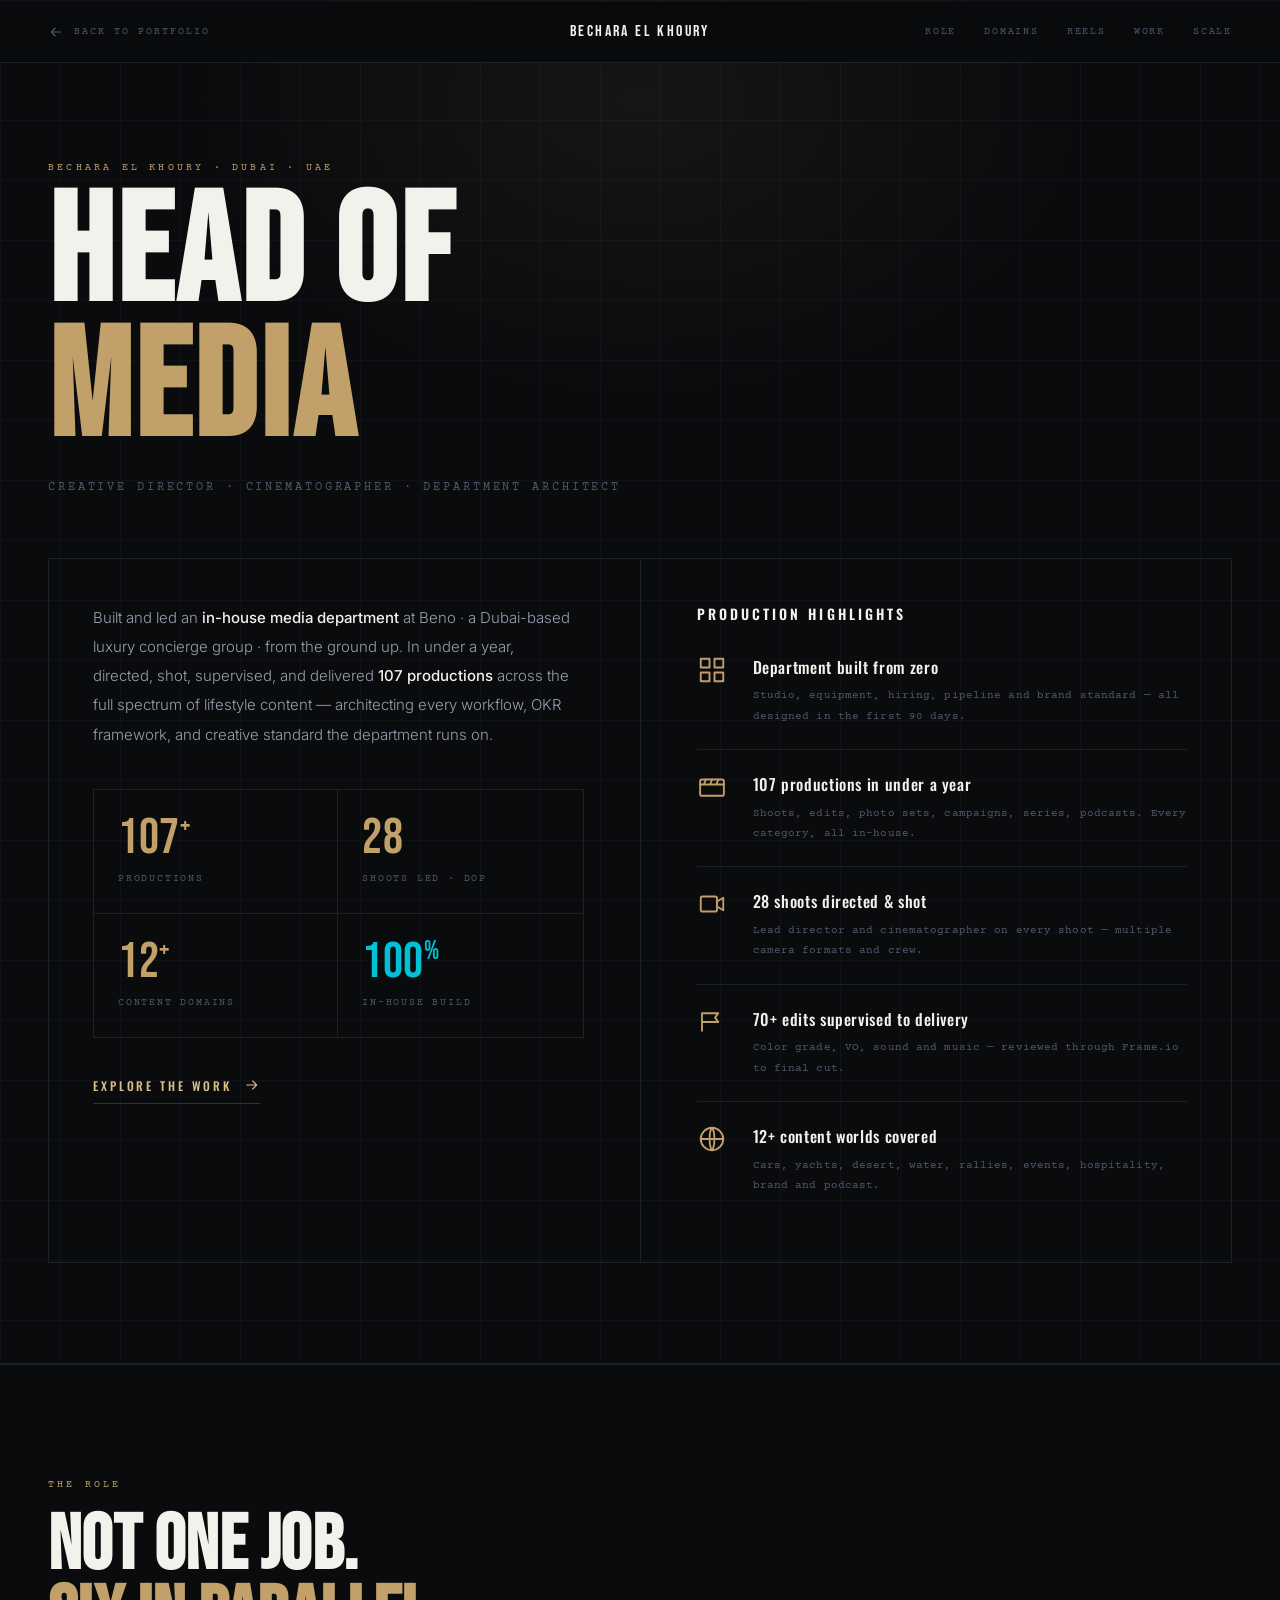
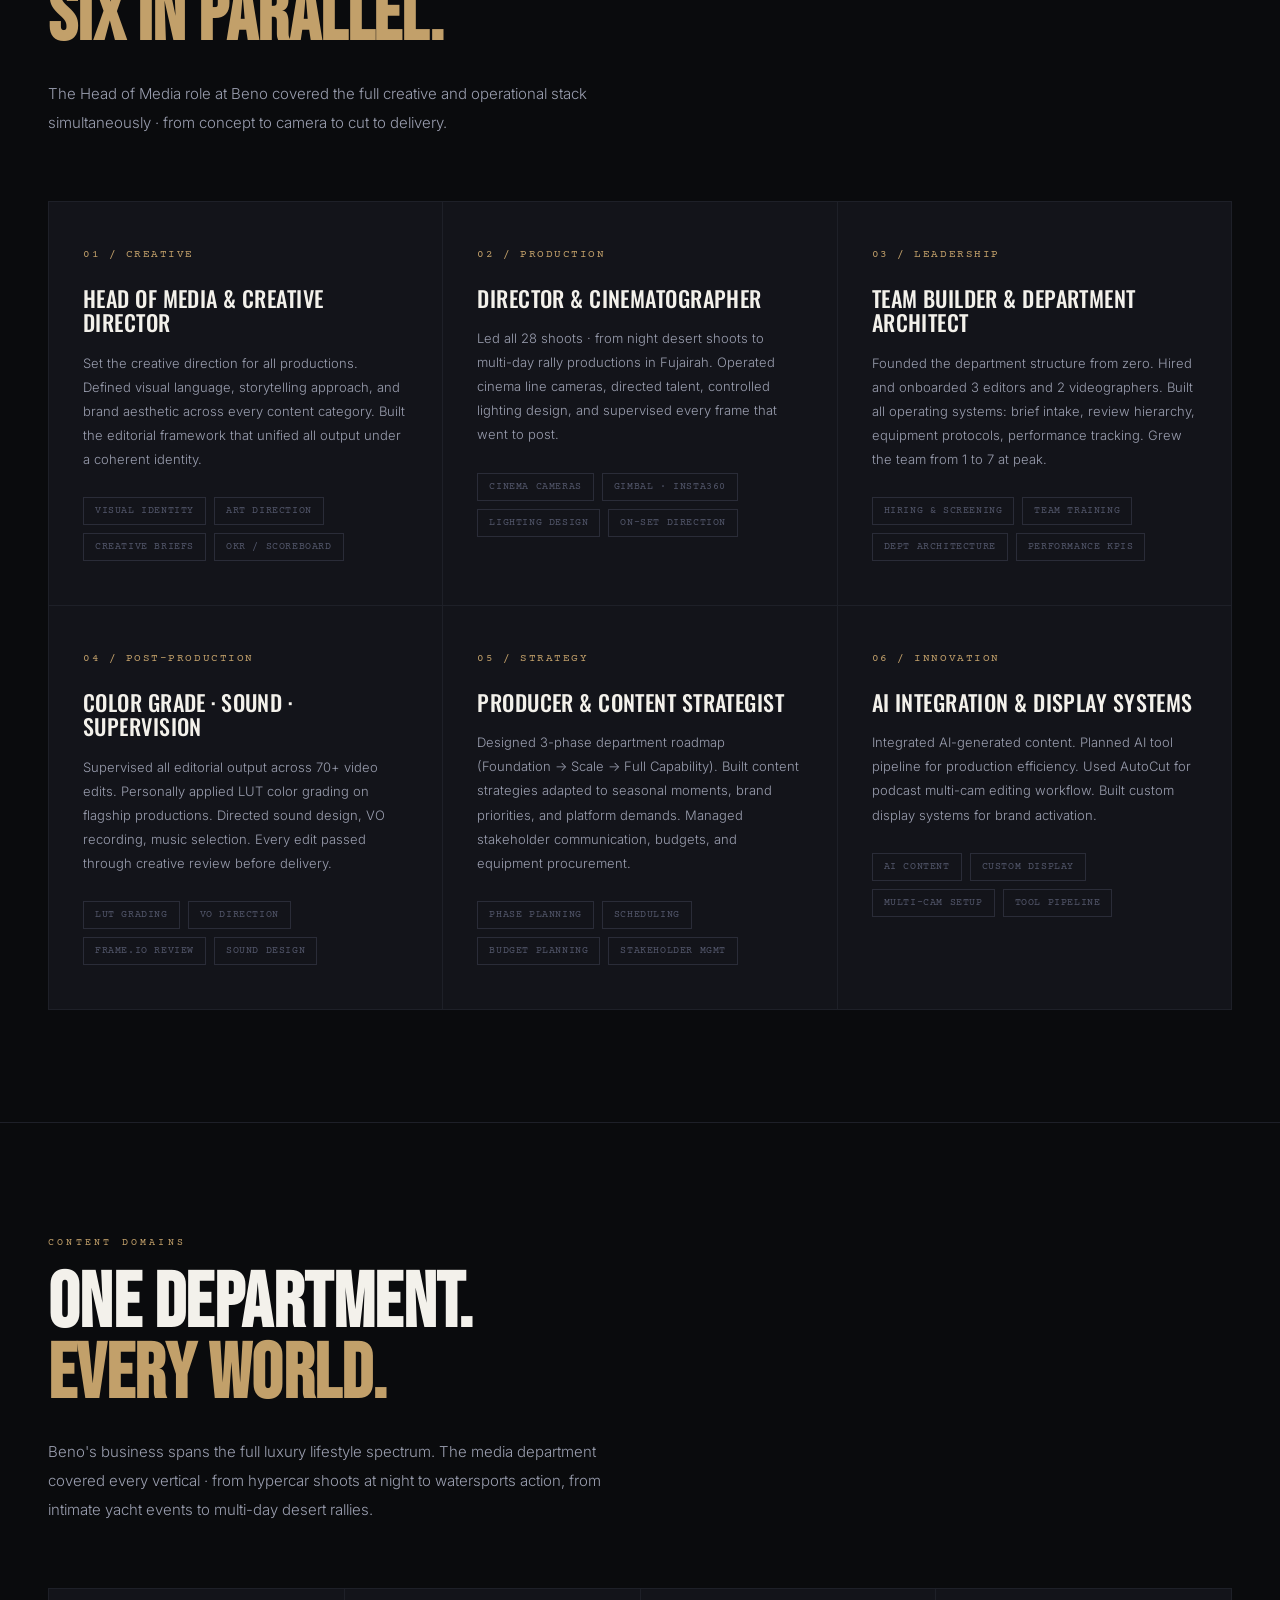
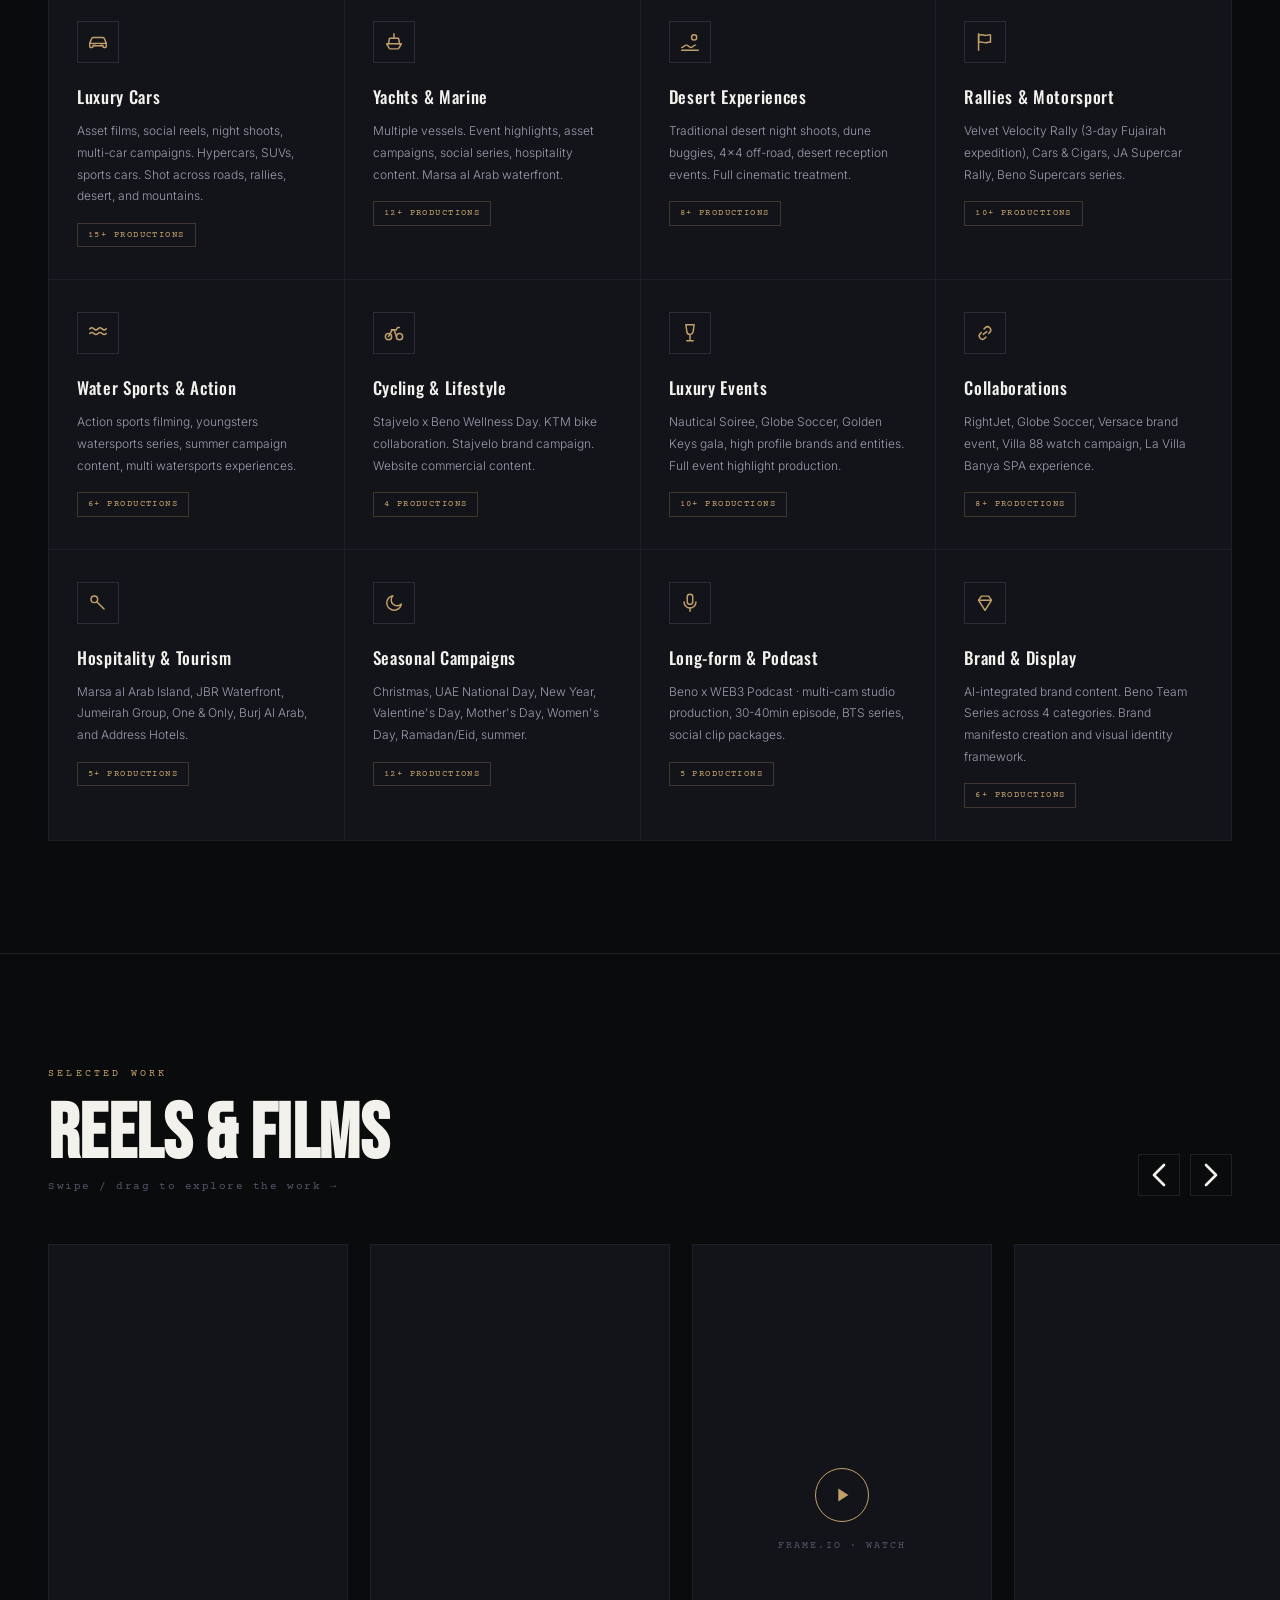
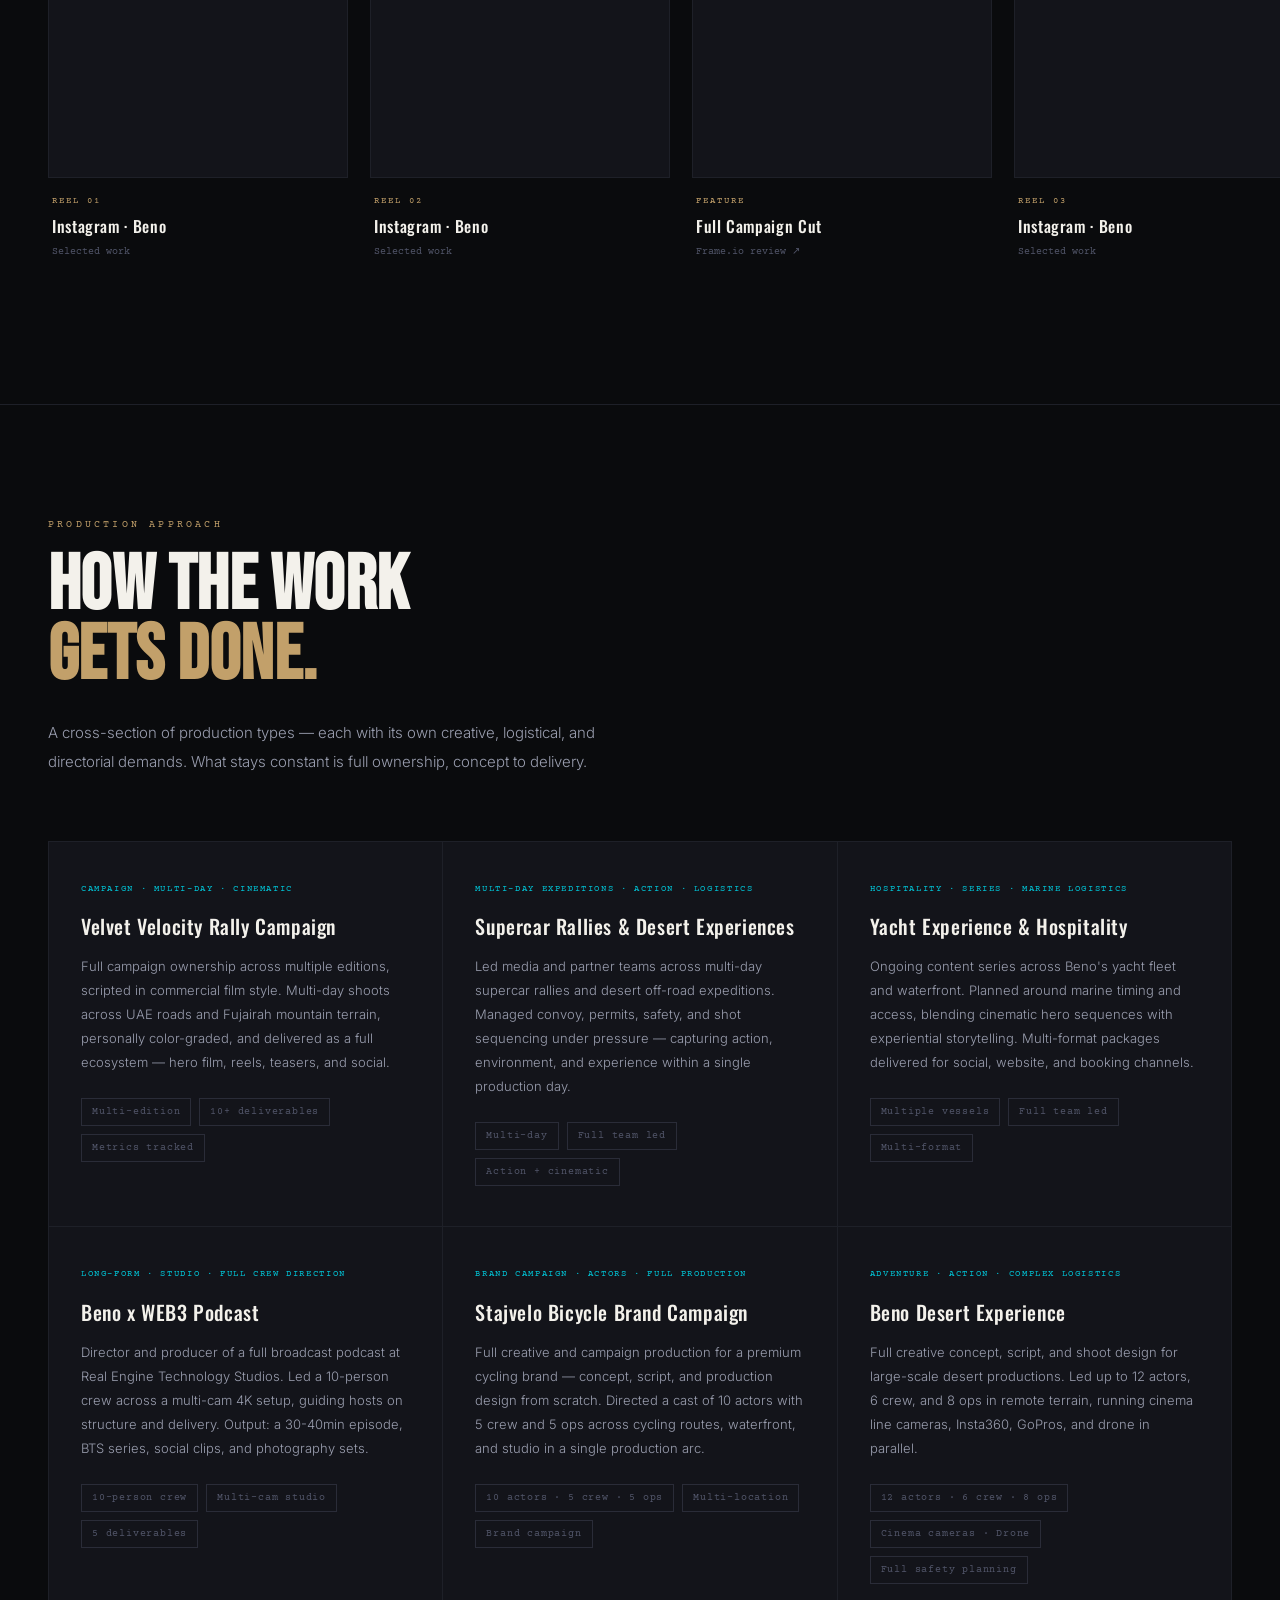
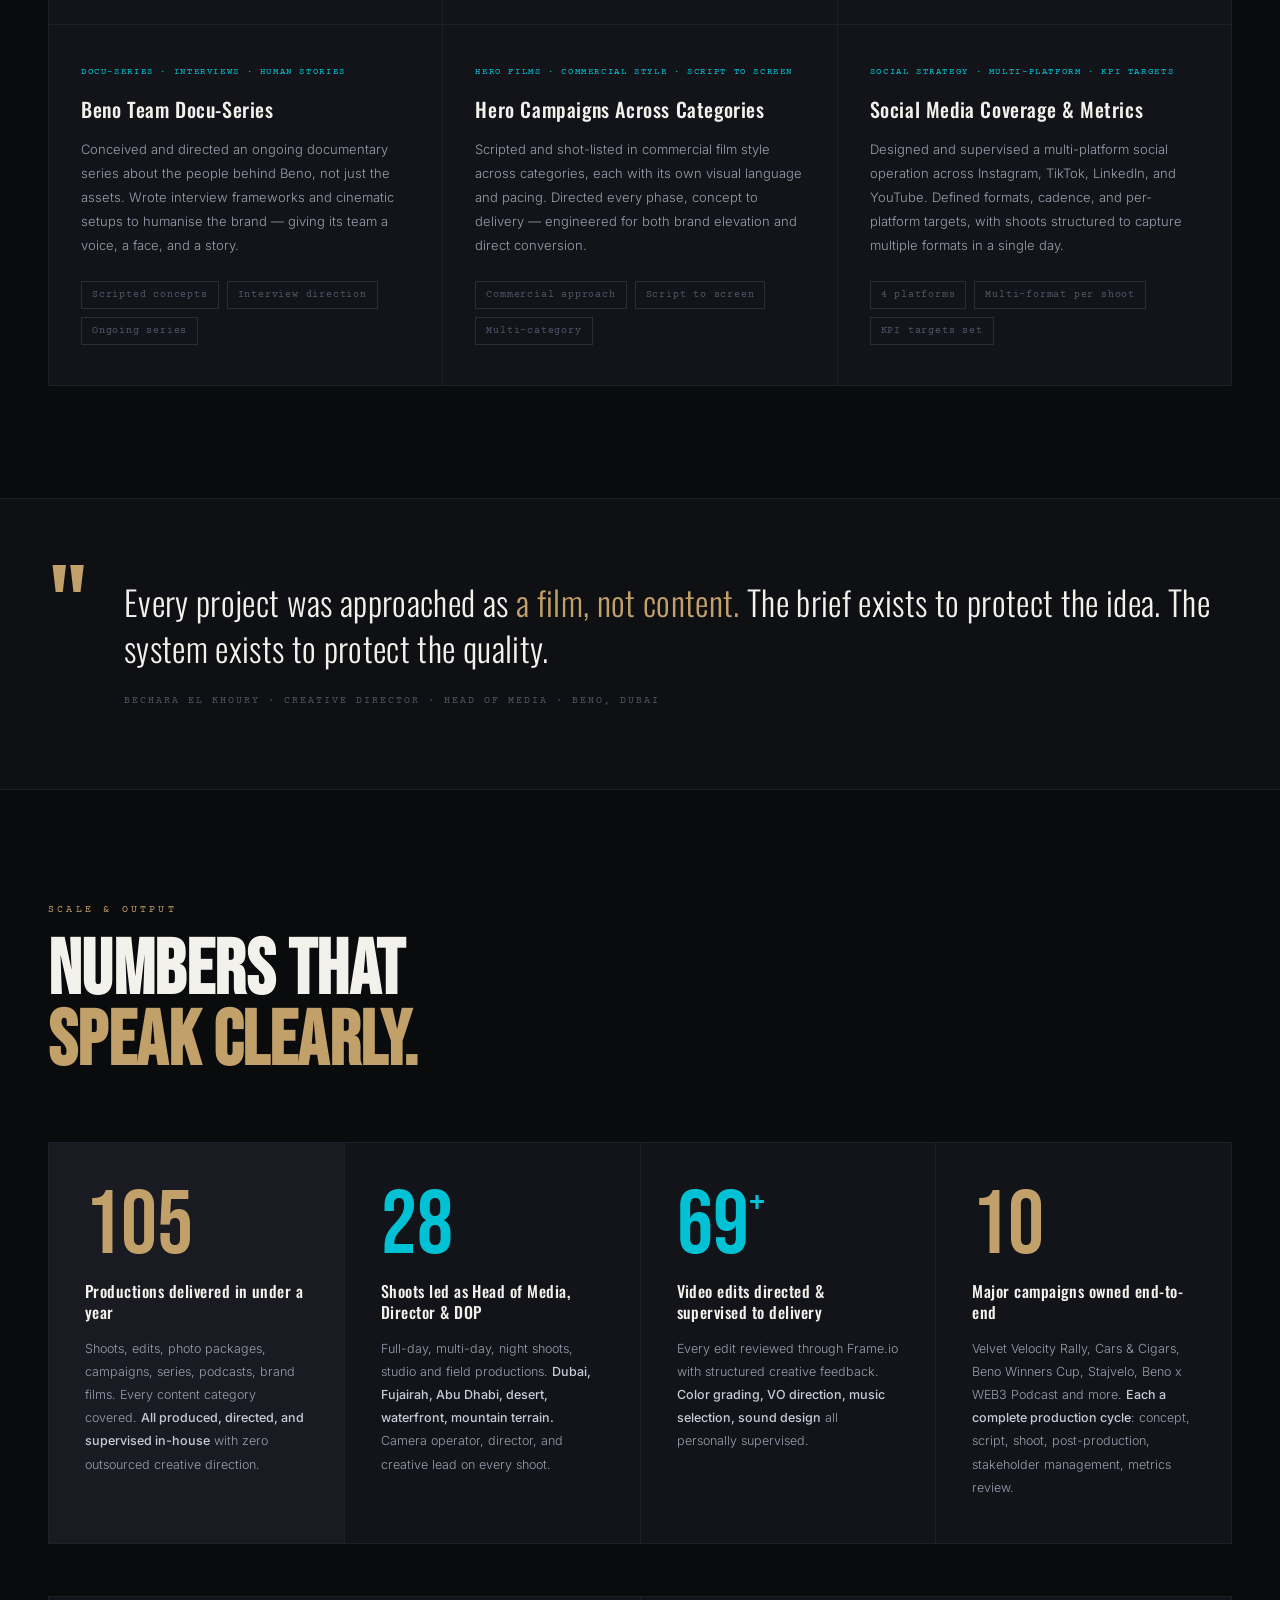
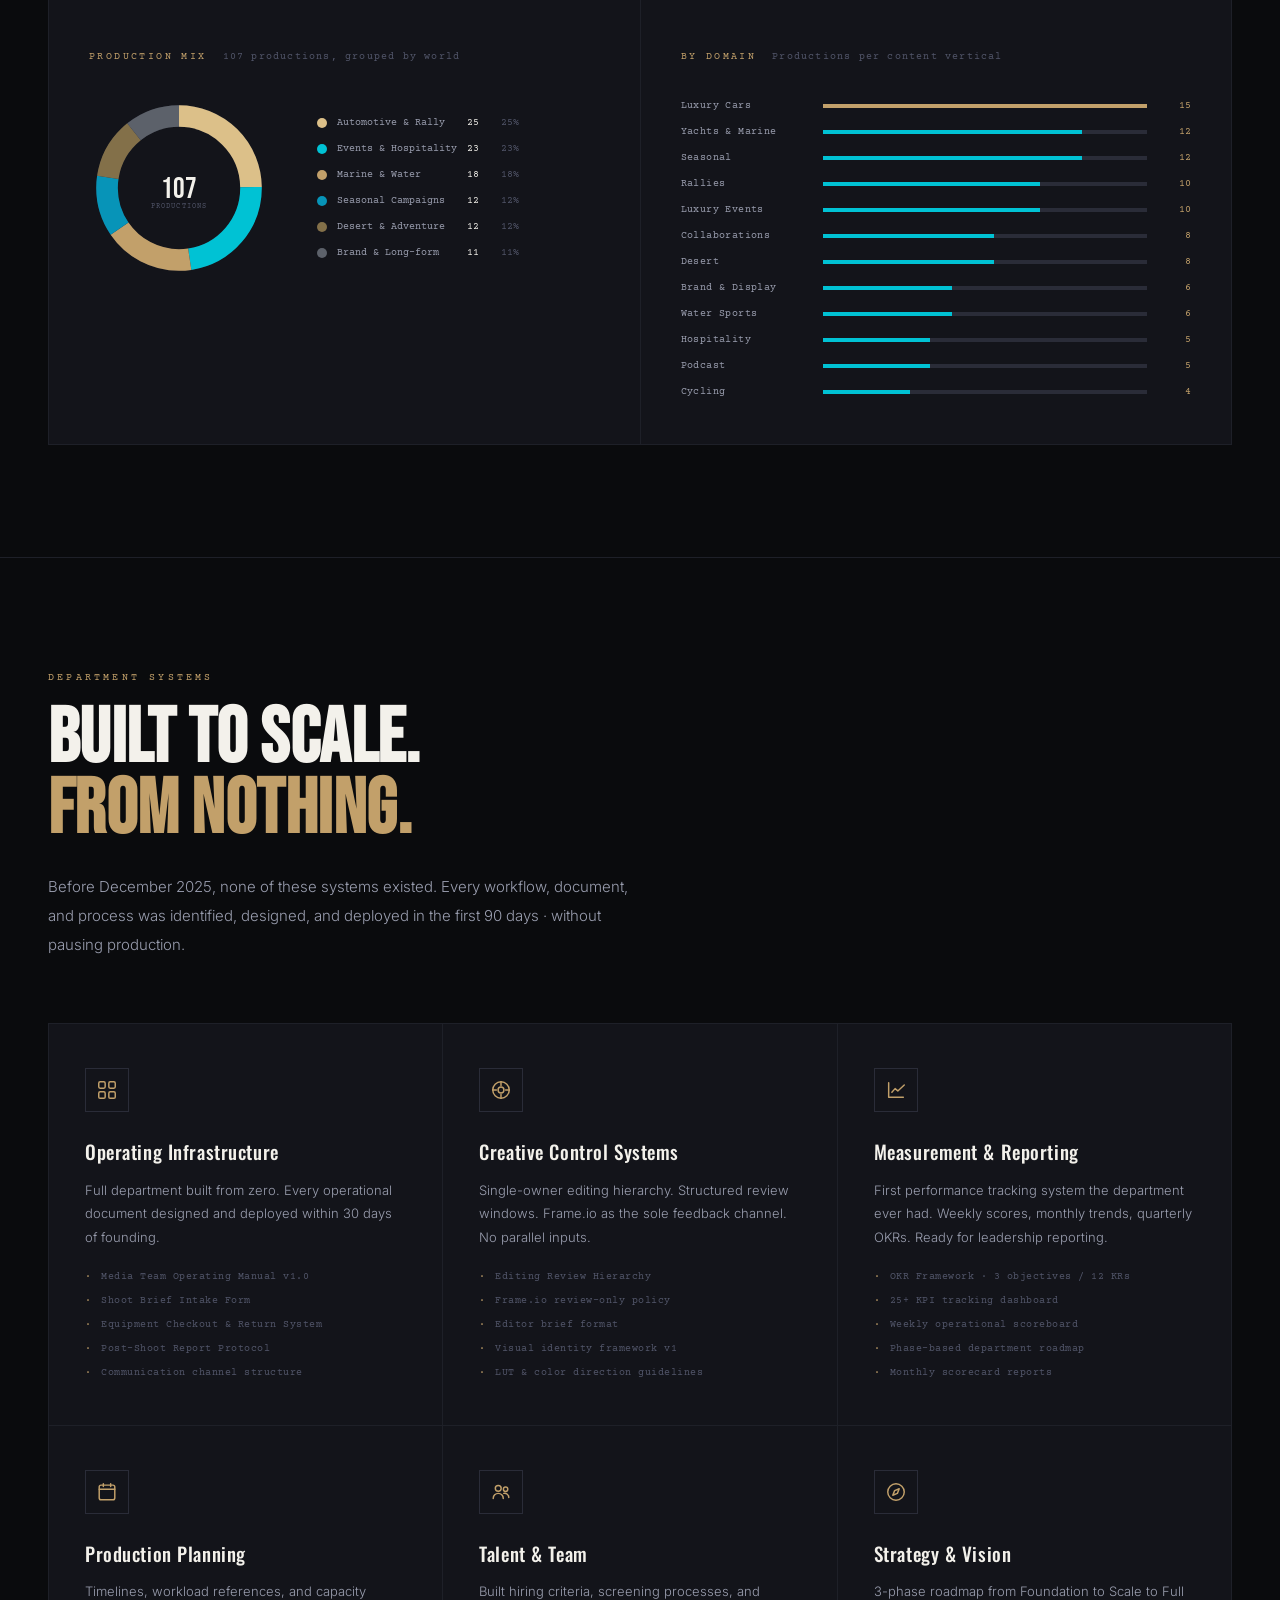
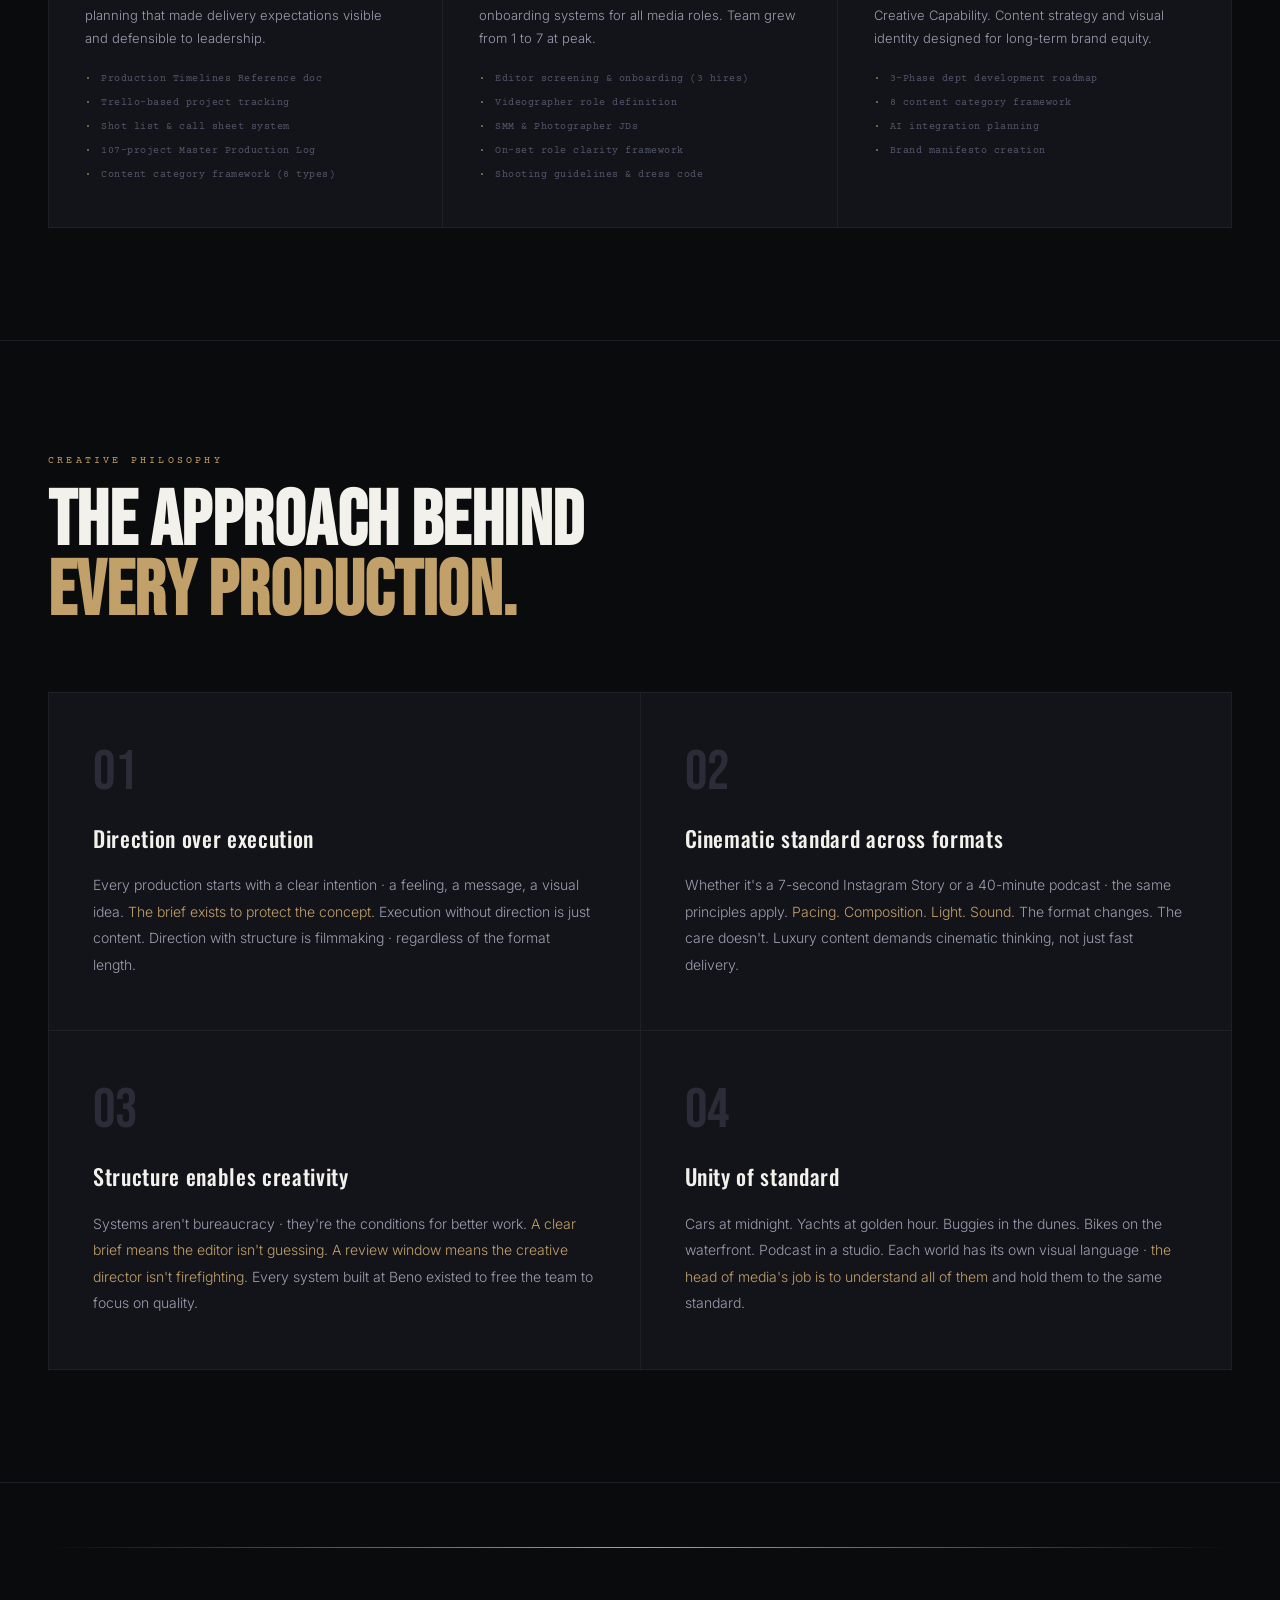
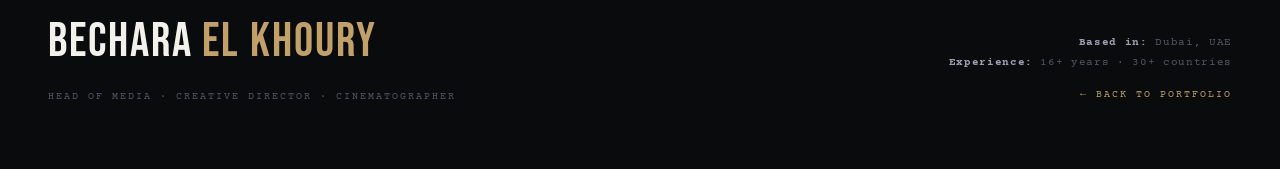
<file: headofmedia.html>
<!DOCTYPE html>
<html lang="en">
<head>
<meta charset="UTF-8">
<meta name="viewport" content="width=device-width, initial-scale=1.0">
<title>Bechara El Khoury - Head of Media</title>
<meta name="description" content="Bechara El Khoury - Head of Media">
<link rel="canonical" href="https://bsharakhoury.com/headofmedia">
<meta name="theme-color" content="#080808">
<link rel="icon" href="/favicon.ico" sizes="48x48">
<link rel="icon" type="image/png" sizes="48x48" href="/favicon-48x48.png">
<link rel="icon" type="image/png" sizes="192x192" href="/icon-192.png">
<link rel="apple-touch-icon" href="/apple-touch-icon.png">
<link rel="manifest" href="/site.webmanifest">
<meta property="og:type" content="website">
<meta property="og:site_name" content="Bechara El Khoury">
<meta property="og:title" content="Bechara El Khoury - Head of Media">
<meta property="og:description" content="Bechara El Khoury - Head of Media">
<meta property="og:url" content="https://bsharakhoury.com/headofmedia">
<meta property="og:image" content="https://bsharakhoury.com/og-image.jpg">
<meta property="og:image:width" content="1200">
<meta property="og:image:height" content="630">
<meta property="og:image:alt" content="Bechara El Khoury holding a vintage film camera">
<meta name="twitter:card" content="summary_large_image">
<meta name="twitter:title" content="Bechara El Khoury - Head of Media">
<meta name="twitter:description" content="Bechara El Khoury - Head of Media">
<meta name="twitter:image" content="https://bsharakhoury.com/og-image.jpg">
<link rel="preconnect" href="https://fonts.googleapis.com">
<link rel="preconnect" href="https://fonts.gstatic.com" crossorigin>
<link href="https://fonts.googleapis.com/css2?family=Bebas+Neue&family=Oswald:wght@300;400;500;600&family=Inter:wght@300;400;500&family=Courier+Prime&display=swap" rel="stylesheet">
<style>
*,*::before,*::after{box-sizing:border-box;margin:0;padding:0;}
:root{
  --bg:#0A0B0D;--bg2:#0f1013;--bg3:#13141A;--panel:#1a1b22;
  --border:#1e2028;--dim:#2a2c38;--muted:#52566A;--text:#9A9EAF;
  --light:#C8CBD8;--white:#F3F1EB;
  --gold:#C2A06A;--gold2:#DCC089;--gold-d:rgba(194,160,106,0.25);
  --teal:#00C2D4;
  --display:"Bebas Neue",sans-serif;
  --cond:"Oswald",sans-serif;
  --body:"Inter",sans-serif;
  --mono:"Courier Prime",monospace;
  --ease:cubic-bezier(0.4,0,0.2,1);
}
html{scroll-behavior:smooth;}
body{background:var(--bg);color:var(--text);font-family:var(--body);font-weight:300;line-height:1.6;overflow-x:hidden;}
::-webkit-scrollbar{width:2px;}
::-webkit-scrollbar-track{background:var(--bg);}
::-webkit-scrollbar-thumb{background:var(--gold);}
a{text-decoration:none;color:inherit;}
img{display:block;max-width:100%;}

/* SCROLL PROGRESS */
.scroll-prog{position:fixed;top:0;left:0;right:0;height:2px;background:var(--gold);transform:scaleX(0);transform-origin:left;z-index:200;}

/* NAV */
nav{position:fixed;top:2px;left:0;right:0;z-index:100;border-bottom:1px solid var(--border);background:rgba(10,11,13,0.96);backdrop-filter:blur(16px);}
.nav-inner{max-width:1320px;margin:0 auto;padding:0 48px;height:60px;display:flex;align-items:center;justify-content:space-between;}
.nav-back{display:flex;align-items:center;gap:10px;font-family:var(--mono);font-size:10px;letter-spacing:0.2em;text-transform:uppercase;color:var(--muted);transition:color 0.2s;}
.nav-back:hover{color:var(--gold);}
.nav-back svg{width:16px;height:16px;}
.nav-brand{font-family:var(--display);font-size:16px;letter-spacing:0.15em;color:var(--white);position:absolute;left:50%;transform:translateX(-50%);}
.nav-links{display:flex;gap:28px;}
.nav-links a{font-family:var(--mono);font-size:10px;letter-spacing:0.18em;text-transform:uppercase;color:var(--muted);transition:color 0.2s;}
.nav-links a:hover{color:var(--gold);}
.nav-cta{font-family:var(--mono);font-size:10px;letter-spacing:0.18em;text-transform:uppercase;color:var(--bg);background:var(--gold);padding:8px 18px;transition:opacity 0.2s;}
.nav-cta:hover{opacity:0.8;}

/* WRAP */
.wrap{max-width:1320px;margin:0 auto;padding:0 48px;}

/* EYEBROW */
.eyebrow{font-family:var(--mono);font-size:10px;letter-spacing:0.32em;text-transform:uppercase;color:var(--gold);margin-bottom:12px;}

/* HERO */
.hero{padding:160px 0 100px;position:relative;overflow:hidden;border-bottom:1px solid var(--border);}
.hero-grid{position:absolute;inset:0;background-image:linear-gradient(var(--border) 1px,transparent 1px),linear-gradient(90deg,var(--border) 1px,transparent 1px);background-size:60px 60px;opacity:0.35;}
.hero-glow{position:absolute;top:-200px;left:50%;transform:translateX(-50%);width:900px;height:600px;background:radial-gradient(ellipse at center,rgba(194,160,106,0.07) 0%,transparent 70%);pointer-events:none;}
.hero-content{position:relative;z-index:1;}
.hero-title{font-family:var(--display);font-size:clamp(80px,12vw,160px);line-height:0.88;color:var(--white);letter-spacing:0.02em;margin-bottom:20px;}
.hero-title .ln2{display:block;color:var(--gold);}
.hero-sub{font-family:var(--mono);font-size:12px;letter-spacing:0.24em;text-transform:uppercase;color:var(--muted);margin-bottom:60px;}
.hero-split{display:grid;grid-template-columns:1fr auto 1fr;gap:0;border:1px solid var(--border);}
.hero-left{padding:44px 56px 44px 44px;}
.hero-divider{width:1px;background:var(--border);}
.hero-right{padding:44px 44px 44px 56px;}
.hero-intro{font-size:15px;color:var(--text);line-height:1.95;max-width:480px;margin-bottom:40px;}
.hero-intro b{color:var(--white);font-weight:500;}

.stat-grid{display:grid;grid-template-columns:1fr 1fr;border:1px solid var(--border);}
.stat{padding:26px 24px;border-right:1px solid var(--border);border-bottom:1px solid var(--border);}
.stat:nth-child(2n){border-right:none;}
.stat:nth-child(n+3){border-bottom:none;}
.stat-num{font-family:var(--display);font-size:50px;line-height:0.9;color:var(--gold);letter-spacing:0.01em;}
.stat-num .sfx{font-size:26px;vertical-align:top;}
.stat-num.teal{color:var(--teal);}
.stat-lbl{font-family:var(--mono);font-size:10px;color:var(--muted);text-transform:uppercase;letter-spacing:0.18em;margin-top:10px;}

.text-link{display:inline-flex;align-items:center;gap:12px;margin-top:38px;font-family:var(--cond);font-weight:500;font-size:12px;letter-spacing:0.24em;text-transform:uppercase;color:var(--gold2);padding-bottom:8px;border-bottom:1px solid var(--gold-d);transition:gap 0.25s;}
.text-link:hover{gap:20px;border-color:var(--gold2);}
.col-label{font-family:var(--cond);font-weight:600;font-size:14px;color:var(--white);letter-spacing:0.22em;text-transform:uppercase;margin-bottom:8px;}
.hl-list{list-style:none;}
.hl-row{display:grid;grid-template-columns:38px 1fr;gap:18px;padding:22px 0;border-bottom:1px solid var(--border);}
.hl-row:last-child{border-bottom:none;}
.hl-ico{width:38px;height:38px;color:var(--gold);display:flex;align-items:flex-start;}
.hl-ico svg{width:30px;height:30px;}
.hl-title{font-family:var(--cond);font-weight:500;font-size:16px;color:var(--white);letter-spacing:0.04em;margin-bottom:6px;}
.hl-desc{font-family:var(--mono);font-size:11px;color:var(--muted);line-height:1.85;letter-spacing:0.01em;}

/* SECTIONS */
section{padding:112px 0;position:relative;}
section+section{border-top:1px solid var(--border);}
.sec-head{margin-bottom:64px;}
.sec-title{font-family:var(--display);text-transform:uppercase;color:var(--white);font-size:clamp(40px,6vw,86px);line-height:0.92;letter-spacing:0.006em;margin:18px 0 0;}
.sec-title .gold{color:var(--gold);}
.sec-intro{font-size:15px;color:var(--text);max-width:600px;line-height:1.95;margin-top:26px;}

/* REVEAL */
.reveal{opacity:0;transform:translateY(24px);transition:opacity 0.7s ease,transform 0.7s ease;}
.reveal.in{opacity:1;transform:translateY(0);}
.fade-up{opacity:0;transform:translateY(20px);transition:opacity 0.6s ease,transform 0.6s ease;}
.fade-up.in{opacity:1;transform:translateY(0);}
.d1{transition-delay:0.05s;}.d2{transition-delay:0.1s;}.d3{transition-delay:0.2s;}.d4{transition-delay:0.32s;}

/* ROLE */
.roles-grid{display:grid;grid-template-columns:repeat(3,1fr);gap:1px;background:var(--border);border:1px solid var(--border);}
.role-card{padding:44px 34px;background:var(--bg3);transition:background 0.3s;position:relative;}
.role-card::before{content:"";position:absolute;top:0;left:0;width:100%;height:2px;background:var(--teal);transform:scaleX(0);transform-origin:left;transition:transform 0.4s;}
.role-card:hover::before{transform:scaleX(1);}
.role-card:hover{background:var(--panel);}
.role-num{font-family:var(--mono);font-size:11px;color:var(--gold);margin-bottom:22px;letter-spacing:0.14em;}
.role-title{font-family:var(--cond);font-weight:500;font-size:22px;line-height:1.12;color:var(--white);text-transform:uppercase;letter-spacing:0.02em;margin-bottom:16px;}
.role-desc{font-size:13px;color:var(--text);line-height:1.85;}
.role-tags{margin-top:26px;display:flex;flex-wrap:wrap;gap:8px;}
.rtag{font-family:var(--mono);font-size:10px;padding:5px 11px;border:1px solid var(--dim);color:var(--muted);letter-spacing:0.06em;text-transform:uppercase;}

/* DOMAINS */
.domains-grid{display:grid;grid-template-columns:repeat(4,1fr);gap:1px;background:var(--border);border:1px solid var(--border);}
.domain-card{padding:32px 28px;background:var(--bg3);transition:background 0.3s;}
.domain-card:hover{background:var(--panel);}
.icon-chip{width:42px;height:42px;border:1px solid var(--dim);display:flex;align-items:center;justify-content:center;color:var(--gold);margin-bottom:20px;}
.icon-chip svg{width:22px;height:22px;}
.domain-name{font-family:var(--cond);font-weight:500;font-size:17px;color:var(--white);letter-spacing:0.04em;margin-bottom:10px;}
.domain-desc{font-size:12px;color:var(--text);line-height:1.8;}
.domain-count-badge{display:inline-block;margin-top:16px;font-family:var(--mono);font-size:9px;letter-spacing:0.16em;text-transform:uppercase;color:var(--gold);border:1px solid var(--gold-d);padding:4px 10px;}

/* REELS */
#reels{padding:112px 0;border-top:1px solid var(--border);}
.reels-head{display:flex;justify-content:space-between;align-items:flex-end;margin-bottom:48px;}
.reel-scroll-hint{font-family:var(--mono);font-size:11px;letter-spacing:0.14em;color:var(--muted);margin-top:8px;}
.reel-arrows{display:flex;gap:10px;}
.reel-arrows button{width:42px;height:42px;background:none;border:1px solid var(--border);color:var(--white);display:flex;align-items:center;justify-content:center;cursor:pointer;transition:border-color 0.2s,color 0.2s;}
.reel-arrows button:hover{border-color:var(--gold);color:var(--gold);}
.reel-rail{display:flex;gap:22px;overflow-x:auto;padding:0 48px 32px;scrollbar-width:none;-webkit-overflow-scrolling:touch;}
.reel-rail::-webkit-scrollbar{display:none;}
.reel-card{flex:0 0 300px;}
.reel-embed-box{position:relative;width:300px;height:534px;overflow:hidden;background:var(--bg3);border:1px solid var(--border);}
.reel-embed{position:absolute;top:-2px;left:-2px;width:calc(100% + 4px);height:calc(100% + 4px);border:none;}
.reel-media{display:block;width:300px;height:534px;background:var(--bg3);border:1px solid var(--border);position:relative;overflow:hidden;}
.reel-ph{width:100%;height:100%;display:flex;flex-direction:column;align-items:center;justify-content:center;gap:16px;}
.reel-play{width:54px;height:54px;border-radius:50%;border:1.5px solid var(--gold);display:flex;align-items:center;justify-content:center;color:var(--gold);}
.reel-play svg{width:22px;height:22px;}
.reel-ph-tag{font-family:var(--mono);font-size:10px;letter-spacing:0.2em;color:var(--muted);text-transform:uppercase;}
.reel-meta{padding:16px 4px 0;}
.reel-num{font-family:var(--mono);font-size:9px;letter-spacing:0.22em;color:var(--gold);text-transform:uppercase;margin-bottom:6px;}
.reel-title{font-family:var(--cond);font-weight:500;font-size:16px;color:var(--white);letter-spacing:0.04em;}
.reel-sub{font-family:var(--mono);font-size:10px;color:var(--muted);margin-top:4px;}

/* PRODUCTIONS */
.proj-grid{display:grid;grid-template-columns:repeat(3,1fr);gap:1px;background:var(--border);border:1px solid var(--border);}
.proj-card{padding:40px 32px;background:var(--bg3);transition:background 0.3s;}
.proj-card:hover{background:var(--panel);}
.proj-tag{font-family:var(--mono);font-size:9px;letter-spacing:0.18em;text-transform:uppercase;color:var(--teal);margin-bottom:18px;}
.proj-name{font-family:var(--cond);font-weight:500;font-size:20px;color:var(--white);letter-spacing:0.03em;margin-bottom:16px;line-height:1.2;}
.proj-detail{font-size:13px;color:var(--text);line-height:1.85;}
.proj-meta{margin-top:24px;display:flex;flex-wrap:wrap;gap:8px;}
.pmeta{font-family:var(--mono);font-size:10px;letter-spacing:0.08em;color:var(--muted);border:1px solid var(--dim);padding:5px 10px;}

/* QUOTE */
.quote-section{padding:80px 0;border-top:1px solid var(--border);border-bottom:1px solid var(--border);background:var(--bg2);}
.quote-inner{display:flex;gap:36px;align-items:flex-start;}
.quote-mark{font-family:var(--display);font-size:120px;color:var(--gold);line-height:0.7;flex-shrink:0;margin-top:-8px;}
.quote-text{font-family:var(--cond);font-weight:300;font-size:clamp(22px,3vw,34px);color:var(--white);line-height:1.35;letter-spacing:0.01em;}
.quote-text em{color:var(--gold);font-style:normal;}
.quote-attr{font-family:var(--mono);font-size:10px;letter-spacing:0.2em;text-transform:uppercase;color:var(--muted);margin-top:22px;}

/* METRICS */
.metrics-grid{display:grid;grid-template-columns:1fr 1fr 1fr 1fr;gap:1px;background:var(--border);border:1px solid var(--border);margin-bottom:52px;}
.metric-block{padding:44px 36px;background:var(--bg3);}
.metric-block.accent{background:var(--panel);}
.metric-big{font-family:var(--display);font-size:clamp(64px,7vw,96px);line-height:0.88;margin-bottom:16px;}
.metric-big .t{color:var(--gold);}
.metric-big .g{color:var(--teal);}
.metric-big .sfx{font-size:0.45em;vertical-align:top;margin-top:0.1em;}
.metric-title{font-family:var(--cond);font-weight:500;font-size:16px;color:var(--white);letter-spacing:0.03em;margin-bottom:14px;line-height:1.3;}
.metric-desc{font-size:12.5px;color:var(--text);line-height:1.85;}
.metric-desc b{color:var(--light);font-weight:500;}

/* VIZ */
.viz-wrap{display:grid;grid-template-columns:1fr 1fr;gap:1px;background:var(--border);border:1px solid var(--border);}
.viz-card{padding:44px 40px;background:var(--bg3);}
.viz-head{margin-bottom:32px;}
.viz-eyebrow{font-family:var(--mono);font-size:10px;letter-spacing:0.24em;text-transform:uppercase;color:var(--gold);}
.viz-sub{font-family:var(--mono);font-size:10px;letter-spacing:0.12em;color:var(--muted);margin-left:16px;}
.donut-row{display:flex;align-items:center;gap:48px;}
.donut{width:180px;height:180px;flex-shrink:0;}
.track{fill:none;stroke:var(--dim);stroke-width:24;}
.seg{fill:none;stroke-width:24;stroke-dasharray:var(--da);transition:stroke-dasharray 1s ease;}
.donut-center-num{font-family:var(--display);font-size:32px;fill:var(--white);}
.donut-center-lbl{font-family:var(--mono);font-size:8px;fill:var(--muted);letter-spacing:0.15em;text-transform:uppercase;}
.legend{list-style:none;display:flex;flex-direction:column;gap:10px;}
.legend li{display:flex;align-items:center;gap:10px;font-family:var(--mono);font-size:10px;color:var(--text);}
.dot{width:10px;height:10px;border-radius:50%;flex-shrink:0;}
.lg-name{flex:1;}
.lg-val{color:var(--white);font-weight:500;min-width:24px;}
.lg-pct{color:var(--muted);min-width:36px;}
.bars{display:flex;flex-direction:column;gap:10px;}
.bar-row{display:grid;grid-template-columns:130px 1fr 32px;gap:12px;align-items:center;}
.bar-lbl{font-family:var(--mono);font-size:10px;color:var(--text);letter-spacing:0.04em;}
.bar-track{height:4px;background:var(--dim);position:relative;}
.bar-fill{position:absolute;top:0;left:0;height:100%;width:var(--w);background:var(--teal);transform-origin:left;transform:scaleX(0);transition:transform 1s ease;}
.bar-row.hl .bar-fill{background:var(--gold);}
.bar-val{font-family:var(--mono);font-size:10px;color:var(--gold);text-align:right;}

/* OPS */
.ops-grid{display:grid;grid-template-columns:repeat(3,1fr);gap:1px;background:var(--border);border:1px solid var(--border);}
.ops-card{padding:44px 36px;background:var(--bg3);transition:background 0.3s;}
.ops-card:hover{background:var(--panel);}
.ops-icon{width:44px;height:44px;border:1px solid var(--dim);display:flex;align-items:center;justify-content:center;color:var(--gold);margin-bottom:24px;}
.ops-icon svg{width:22px;height:22px;}
.ops-title{font-family:var(--cond);font-weight:500;font-size:19px;color:var(--white);letter-spacing:0.03em;margin-bottom:12px;}
.ops-desc{font-size:13px;color:var(--text);line-height:1.8;margin-bottom:20px;}
.ops-list{list-style:none;display:flex;flex-direction:column;gap:8px;}
.ops-list li{font-family:var(--mono);font-size:10px;color:var(--muted);letter-spacing:0.05em;padding-left:16px;position:relative;}
.ops-list li::before{content:"·";position:absolute;left:0;color:var(--gold);}

/* APPROACH */
.approach-grid{display:grid;grid-template-columns:1fr 1fr;gap:1px;background:var(--border);border:1px solid var(--border);}
.approach-card{padding:52px 44px;background:var(--bg3);transition:background 0.3s;}
.approach-card:hover{background:var(--panel);}
.approach-num{font-family:var(--display);font-size:56px;color:var(--dim);line-height:1;margin-bottom:20px;}
.approach-title{font-family:var(--cond);font-weight:500;font-size:22px;color:var(--white);letter-spacing:0.03em;margin-bottom:16px;}
.approach-desc{font-size:14px;color:var(--text);line-height:1.9;}
.approach-desc em{color:var(--gold);font-style:normal;}

/* FOOTER */
footer{border-top:1px solid var(--border);padding:64px 0;}
.footer-line{height:1px;background:linear-gradient(to right,transparent,var(--gold),transparent);margin-bottom:56px;}
.footer-inner{display:flex;justify-content:space-between;align-items:flex-end;}
.footer-name{font-family:var(--display);font-size:48px;color:var(--white);letter-spacing:0.04em;}
.footer-name span{color:var(--gold);}
.footer-role{font-family:var(--mono);font-size:10px;letter-spacing:0.2em;text-transform:uppercase;color:var(--muted);margin-top:8px;}
.footer-meta{text-align:right;font-family:var(--mono);font-size:11px;color:var(--muted);line-height:1.8;letter-spacing:0.06em;}
.footer-meta strong{color:var(--text);}

/* MOBILE */
@media(max-width:1024px){
  .wrap{padding:0 28px;}
  .hero-split{grid-template-columns:1fr;}.hero-divider{display:none;}.hero-left{padding:36px;border-bottom:1px solid var(--border);}.hero-right{padding:36px;}
  .roles-grid,.domains-grid{grid-template-columns:repeat(2,1fr);}
  .metrics-grid{grid-template-columns:repeat(2,1fr);}
  .proj-grid{grid-template-columns:repeat(2,1fr);}
  .viz-wrap{grid-template-columns:1fr;}
  .ops-grid{grid-template-columns:repeat(2,1fr);}
  .approach-grid{grid-template-columns:1fr;}
  .footer-inner{flex-direction:column;gap:32px;text-align:center;}.footer-meta{text-align:center;}
  nav{display:none;}
}
@media(max-width:640px){
  .roles-grid,.domains-grid,.metrics-grid,.proj-grid,.ops-grid{grid-template-columns:1fr;}
  .hero-title{font-size:clamp(60px,18vw,90px);}
  .reel-rail{padding:0 20px 24px;}
}
/* MOBILE OVERFLOW FIX */
html,body{overflow-x:hidden;}
.viz-wrap{grid-template-columns:minmax(0,1fr) minmax(0,1fr);}
@media(max-width:1024px){.viz-wrap{grid-template-columns:minmax(0,1fr);}}
@media(max-width:640px){
  .viz-card{padding:32px 20px;}
  .viz-sub{display:block;margin:8px 0 0;}
  .donut-row{flex-direction:column;align-items:flex-start;gap:28px;}
}
</style>
</head>
<body>

<div class="scroll-prog"></div>

<nav>
  <div class="nav-inner">
    <a href="index.html" class="nav-back">
      <svg viewBox="0 0 24 24" fill="none" stroke="currentColor" stroke-width="1.6" stroke-linecap="round" stroke-linejoin="round"><path d="M19 12H5M11 6l-6 6 6 6"/></svg>
      Back to Portfolio
    </a>
    <div class="nav-brand">Bechara El Khoury</div>
    <div class="nav-links">
      <a href="#role">Role</a>
      <a href="#domains">Domains</a>
      <a href="#reels">Reels</a>
      <a href="#productions">Work</a>
      <a href="#scale">Scale</a>
    </div>
  </div>
</nav>

<!-- HERO -->
<section class="hero">
  <div class="hero-grid"></div>
  <div class="hero-glow"></div>
  <div class="wrap hero-content">
    <p class="eyebrow fade-up d1">Bechara El Khoury &middot; Dubai &middot; UAE</p>
    <h1 class="hero-title fade-up d2">Head of<span class="ln2">Media</span></h1>
    <p class="hero-sub fade-up d3">Creative Director &middot; Cinematographer &middot; Department Architect</p>
    <div class="hero-split fade-up d4">
      <div class="hero-left">
        <p class="hero-intro">Built and led an <b>in-house media department</b> at Beno &middot; a Dubai-based luxury concierge group &middot; from the ground up. In under a year, directed, shot, supervised, and delivered <b>107 productions</b> across the full spectrum of lifestyle content &mdash; architecting every workflow, OKR framework, and creative standard the department runs on.</p>
        <div class="stat-grid">
          <div class="stat"><div class="stat-num"><span data-count="107">0</span><span class="sfx">+</span></div><div class="stat-lbl">Productions</div></div>
          <div class="stat"><div class="stat-num"><span data-count="28">0</span></div><div class="stat-lbl">Shoots Led &middot; DOP</div></div>
          <div class="stat"><div class="stat-num"><span data-count="12">0</span><span class="sfx">+</span></div><div class="stat-lbl">Content Domains</div></div>
          <div class="stat"><div class="stat-num teal"><span data-count="100">0</span><span class="sfx">%</span></div><div class="stat-lbl">In-House Build</div></div>
        </div>
        <a href="#productions" class="text-link">Explore the work <svg viewBox="0 0 24 24" width="16" height="16" fill="none" stroke="currentColor" stroke-width="1.6" stroke-linecap="round" stroke-linejoin="round"><path d="M4 12h15M13 6l6 6-6 6"/></svg></a>
      </div>
      <div class="hero-divider"></div>
      <div class="hero-right">
        <p class="col-label">Production Highlights</p>
        <ul class="hl-list">
          <li class="hl-row"><span class="hl-ico"><svg viewBox="0 0 24 24" fill="none" stroke="currentColor" stroke-width="1.5" stroke-linecap="round" stroke-linejoin="round"><rect x="3" y="3" width="7" height="7"/><rect x="14" y="3" width="7" height="7"/><rect x="3" y="14" width="7" height="7"/><rect x="14" y="14" width="7" height="7"/></svg></span><div><div class="hl-title">Department built from zero</div><div class="hl-desc">Studio, equipment, hiring, pipeline and brand standard &mdash; all designed in the first 90 days.</div></div></li>
          <li class="hl-row"><span class="hl-ico"><svg viewBox="0 0 24 24" fill="none" stroke="currentColor" stroke-width="1.5" stroke-linecap="round" stroke-linejoin="round"><rect x="2.5" y="6" width="19" height="13" rx="1.5"/><path d="M2.5 10h19M7 6l-1.5 4M12 6l-1.5 4M17 6l-1.5 4"/></svg></span><div><div class="hl-title">107 productions in under a year</div><div class="hl-desc">Shoots, edits, photo sets, campaigns, series, podcasts. Every category, all in-house.</div></div></li>
          <li class="hl-row"><span class="hl-ico"><svg viewBox="0 0 24 24" fill="none" stroke="currentColor" stroke-width="1.5" stroke-linecap="round" stroke-linejoin="round"><rect x="3" y="6" width="13" height="12" rx="1.5"/><path d="M16 10l5-3v10l-5-3z"/></svg></span><div><div class="hl-title">28 shoots directed &amp; shot</div><div class="hl-desc">Lead director and cinematographer on every shoot &mdash; multiple camera formats and crew.</div></div></li>
          <li class="hl-row"><span class="hl-ico"><svg viewBox="0 0 24 24" fill="none" stroke="currentColor" stroke-width="1.5" stroke-linecap="round" stroke-linejoin="round"><path d="M4 5v14M4 5h13l-2.5 3.5L17 12H4"/></svg></span><div><div class="hl-title">70+ edits supervised to delivery</div><div class="hl-desc">Color grade, VO, sound and music &mdash; reviewed through Frame.io to final cut.</div></div></li>
          <li class="hl-row"><span class="hl-ico"><svg viewBox="0 0 24 24" fill="none" stroke="currentColor" stroke-width="1.5" stroke-linecap="round" stroke-linejoin="round"><circle cx="12" cy="12" r="9"/><path d="M3 12h18M12 3c2.5 2.5 2.5 15 0 18M12 3c-2.5 2.5-2.5 15 0 18"/></svg></span><div><div class="hl-title">12+ content worlds covered</div><div class="hl-desc">Cars, yachts, desert, water, rallies, events, hospitality, brand and podcast.</div></div></li>
        </ul>
      </div>
    </div>
  </div>
</section>

<!-- ROLE -->
<section id="role">
  <div class="wrap">
    <div class="sec-head reveal">
      <p class="eyebrow">The Role</p>
      <h2 class="sec-title">Not one job.<br><span class="gold">Six in parallel.</span></h2>
      <p class="sec-intro">The Head of Media role at Beno covered the full creative and operational stack simultaneously &middot; from concept to camera to cut to delivery.</p>
    </div>
    <div class="roles-grid reveal">
      <div class="role-card"><div class="role-num">01 / CREATIVE</div><div class="role-title">Head of Media &amp; Creative Director</div><div class="role-desc">Set the creative direction for all productions. Defined visual language, storytelling approach, and brand aesthetic across every content category. Built the editorial framework that unified all output under a coherent identity.</div><div class="role-tags"><span class="rtag">Visual Identity</span><span class="rtag">Art Direction</span><span class="rtag">Creative Briefs</span><span class="rtag">OKR / Scoreboard</span></div></div>
      <div class="role-card"><div class="role-num">02 / PRODUCTION</div><div class="role-title">Director &amp; Cinematographer</div><div class="role-desc">Led all 28 shoots &middot; from night desert shoots to multi-day rally productions in Fujairah. Operated cinema line cameras, directed talent, controlled lighting design, and supervised every frame that went to post.</div><div class="role-tags"><span class="rtag">Cinema Cameras</span><span class="rtag">Gimbal &middot; Insta360</span><span class="rtag">Lighting Design</span><span class="rtag">On-Set Direction</span></div></div>
      <div class="role-card"><div class="role-num">03 / LEADERSHIP</div><div class="role-title">Team Builder &amp; Department Architect</div><div class="role-desc">Founded the department structure from zero. Hired and onboarded 3 editors and 2 videographers. Built all operating systems: brief intake, review hierarchy, equipment protocols, performance tracking. Grew the team from 1 to 7 at peak.</div><div class="role-tags"><span class="rtag">Hiring &amp; Screening</span><span class="rtag">Team Training</span><span class="rtag">Dept Architecture</span><span class="rtag">Performance KPIs</span></div></div>
      <div class="role-card"><div class="role-num">04 / POST-PRODUCTION</div><div class="role-title">Color Grade &middot; Sound &middot; Supervision</div><div class="role-desc">Supervised all editorial output across 70+ video edits. Personally applied LUT color grading on flagship productions. Directed sound design, VO recording, music selection. Every edit passed through creative review before delivery.</div><div class="role-tags"><span class="rtag">LUT Grading</span><span class="rtag">VO Direction</span><span class="rtag">Frame.io Review</span><span class="rtag">Sound Design</span></div></div>
      <div class="role-card"><div class="role-num">05 / STRATEGY</div><div class="role-title">Producer &amp; Content Strategist</div><div class="role-desc">Designed 3-phase department roadmap (Foundation &rarr; Scale &rarr; Full Capability). Built content strategies adapted to seasonal moments, brand priorities, and platform demands. Managed stakeholder communication, budgets, and equipment procurement.</div><div class="role-tags"><span class="rtag">Phase Planning</span><span class="rtag">Scheduling</span><span class="rtag">Budget Planning</span><span class="rtag">Stakeholder Mgmt</span></div></div>
      <div class="role-card"><div class="role-num">06 / INNOVATION</div><div class="role-title">AI Integration &amp; Display Systems</div><div class="role-desc">Integrated AI-generated content. Planned AI tool pipeline for production efficiency. Used AutoCut for podcast multi-cam editing workflow. Built custom display systems for brand activation.</div><div class="role-tags"><span class="rtag">AI Content</span><span class="rtag">Custom Display</span><span class="rtag">Multi-cam Setup</span><span class="rtag">Tool Pipeline</span></div></div>
    </div>
  </div>
</section>

<!-- DOMAINS -->
<section id="domains">
  <div class="wrap">
    <div class="sec-head reveal">
      <p class="eyebrow">Content Domains</p>
      <h2 class="sec-title">One department.<br><span class="gold">Every world.</span></h2>
      <p class="sec-intro">Beno's business spans the full luxury lifestyle spectrum. The media department covered every vertical &middot; from hypercar shoots at night to watersports action, from intimate yacht events to multi-day desert rallies.</p>
    </div>
    <div class="domains-grid reveal">
      <div class="domain-card"><div class="icon-chip"><svg viewBox="0 0 24 24" fill="none" stroke="currentColor" stroke-width="1.6" stroke-linecap="round" stroke-linejoin="round"><path d="M3 13.5l1.7-4.6A2.5 2.5 0 0 1 7 7.2h10a2.5 2.5 0 0 1 2.3 1.7l1.7 4.6"/><path d="M3 13.5h18v3.5a1 1 0 0 1-1 1h-1.5a1 1 0 0 1-1-1v-1H6.5v1a1 1 0 0 1-1 1H4a1 1 0 0 1-1-1z"/><path d="M7 15.5h2M15 15.5h2"/></svg></div><div class="domain-name">Luxury Cars</div><div class="domain-desc">Asset films, social reels, night shoots, multi-car campaigns. Hypercars, SUVs, sports cars. Shot across roads, rallies, desert, and mountains.</div><div class="domain-count-badge">15+ productions</div></div>
      <div class="domain-card"><div class="icon-chip"><svg viewBox="0 0 24 24" fill="none" stroke="currentColor" stroke-width="1.6" stroke-linecap="round" stroke-linejoin="round"><path d="M4 14h16l-2.5 4.5a2 2 0 0 1-1.7 1H8.2a2 2 0 0 1-1.7-1z"/><path d="M6 14l.8-5.2a1 1 0 0 1 1-.8h8.4a1 1 0 0 1 1 .8L18 14"/><path d="M12 3v5"/></svg></div><div class="domain-name">Yachts &amp; Marine</div><div class="domain-desc">Multiple vessels. Event highlights, asset campaigns, social series, hospitality content. Marsa al Arab waterfront.</div><div class="domain-count-badge">12+ productions</div></div>
      <div class="domain-card"><div class="icon-chip"><svg viewBox="0 0 24 24" fill="none" stroke="currentColor" stroke-width="1.6" stroke-linecap="round" stroke-linejoin="round"><circle cx="16.5" cy="7" r="2.8"/><path d="M3 18c2.5 0 2.5-2.6 5-2.6s2.5 2.6 5 2.6 2.5-2.6 5-2.6"/><path d="M3 21h18"/></svg></div><div class="domain-name">Desert Experiences</div><div class="domain-desc">Traditional desert night shoots, dune buggies, 4x4 off-road, desert reception events. Full cinematic treatment.</div><div class="domain-count-badge">8+ productions</div></div>
      <div class="domain-card"><div class="icon-chip"><svg viewBox="0 0 24 24" fill="none" stroke="currentColor" stroke-width="1.6" stroke-linecap="round" stroke-linejoin="round"><path d="M5 3v18"/><path d="M5 4.5c3.2-1.8 6.3 1.4 9.5 0 1.2-.5 2.3-.6 3.5-.2v8c-1.2-.4-2.3-.3-3.5.2-3.2 1.4-6.3-1.8-9.5 0z"/></svg></div><div class="domain-name">Rallies &amp; Motorsport</div><div class="domain-desc">Velvet Velocity Rally (3-day Fujairah expedition), Cars &amp; Cigars, JA Supercar Rally, Beno Supercars series.</div><div class="domain-count-badge">10+ productions</div></div>
      <div class="domain-card"><div class="icon-chip"><svg viewBox="0 0 24 24" fill="none" stroke="currentColor" stroke-width="1.6" stroke-linecap="round" stroke-linejoin="round"><path d="M3 7.5c1.5-1.5 3-1.5 4.5 0s3 1.5 4.5 0 3-1.5 4.5 0 3 1.5 4.5 0"/><path d="M3 12.5c1.5-1.5 3-1.5 4.5 0s3 1.5 4.5 0 3-1.5 4.5 0 3 1.5 4.5 0"/></svg></div><div class="domain-name">Water Sports &amp; Action</div><div class="domain-desc">Action sports filming, youngsters watersports series, summer campaign content, multi watersports experiences.</div><div class="domain-count-badge">6+ productions</div></div>
      <div class="domain-card"><div class="icon-chip"><svg viewBox="0 0 24 24" fill="none" stroke="currentColor" stroke-width="1.6" stroke-linecap="round" stroke-linejoin="round"><circle cx="6" cy="16" r="3.4"/><circle cx="18" cy="16" r="3.4"/><path d="M6 16l4-7.5h4.5"/><path d="M9 8.5h3l2.8 7.5M14.5 8.5l1.3-2.5h2"/></svg></div><div class="domain-name">Cycling &amp; Lifestyle</div><div class="domain-desc">Stajvelo x Beno Wellness Day. KTM bike collaboration. Stajvelo brand campaign. Website commercial content.</div><div class="domain-count-badge">4 productions</div></div>
      <div class="domain-card"><div class="icon-chip"><svg viewBox="0 0 24 24" fill="none" stroke="currentColor" stroke-width="1.6" stroke-linecap="round" stroke-linejoin="round"><path d="M7.5 3h9l-1 7a3.5 3.5 0 0 1-7 0z"/><path d="M12 14v5"/><path d="M8.5 20.5h7"/></svg></div><div class="domain-name">Luxury Events</div><div class="domain-desc">Nautical Soiree, Globe Soccer, Golden Keys gala, high profile brands and entities. Full event highlight production.</div><div class="domain-count-badge">10+ productions</div></div>
      <div class="domain-card"><div class="icon-chip"><svg viewBox="0 0 24 24" fill="none" stroke="currentColor" stroke-width="1.6" stroke-linecap="round" stroke-linejoin="round"><path d="M10 13.5l4-3"/><path d="M11 7.5l1.2-1.2a3.5 3.5 0 0 1 5 5L16 12.5"/><path d="M13 16.5l-1.2 1.2a3.5 3.5 0 0 1-5-5L8 11.5"/></svg></div><div class="domain-name">Collaborations</div><div class="domain-desc">RightJet, Globe Soccer, Versace brand event, Villa 88 watch campaign, La Villa Banya SPA experience.</div><div class="domain-count-badge">8+ productions</div></div>
      <div class="domain-card"><div class="icon-chip"><svg viewBox="0 0 24 24" fill="none" stroke="currentColor" stroke-width="1.6" stroke-linecap="round" stroke-linejoin="round"><circle cx="8" cy="8" r="3.6"/><path d="M10.6 10.6l8 8"/></svg></div><div class="domain-name">Hospitality &amp; Tourism</div><div class="domain-desc">Marsa al Arab Island, JBR Waterfront, Jumeirah Group, One &amp; Only, Burj Al Arab, and Address Hotels.</div><div class="domain-count-badge">5+ productions</div></div>
      <div class="domain-card"><div class="icon-chip"><svg viewBox="0 0 24 24" fill="none" stroke="currentColor" stroke-width="1.6" stroke-linecap="round" stroke-linejoin="round"><path d="M20 13.2A8 8 0 1 1 10.8 4a6.2 6.2 0 0 0 9.2 9.2z"/></svg></div><div class="domain-name">Seasonal Campaigns</div><div class="domain-desc">Christmas, UAE National Day, New Year, Valentine's Day, Mother's Day, Women's Day, Ramadan/Eid, summer.</div><div class="domain-count-badge">12+ productions</div></div>
      <div class="domain-card"><div class="icon-chip"><svg viewBox="0 0 24 24" fill="none" stroke="currentColor" stroke-width="1.6" stroke-linecap="round" stroke-linejoin="round"><rect x="9" y="2.5" width="6" height="11" rx="3"/><path d="M5.5 11a6.5 6.5 0 0 0 13 0"/><path d="M12 17.5V21"/></svg></div><div class="domain-name">Long-form &amp; Podcast</div><div class="domain-desc">Beno x WEB3 Podcast &middot; multi-cam studio production, 30-40min episode, BTS series, social clip packages.</div><div class="domain-count-badge">5 productions</div></div>
      <div class="domain-card"><div class="icon-chip"><svg viewBox="0 0 24 24" fill="none" stroke="currentColor" stroke-width="1.6" stroke-linecap="round" stroke-linejoin="round"><path d="M5 9l3-4.5h8L19 9l-7 11z"/><path d="M5 9h14"/></svg></div><div class="domain-name">Brand &amp; Display</div><div class="domain-desc">AI-integrated brand content. Beno Team Series across 4 categories. Brand manifesto creation and visual identity framework.</div><div class="domain-count-badge">6+ productions</div></div>
    </div>
  </div>
</section>

<!-- REELS -->
<section id="reels">
  <div class="wrap">
    <div class="reels-head reveal">
      <div>
        <p class="eyebrow">Selected Work</p>
        <h2 class="sec-title">Reels &amp; Films</h2>
        <p class="reel-scroll-hint">Swipe / drag to explore the work &rarr;</p>
      </div>
      <div class="reel-arrows">
        <button aria-label="Previous" onclick="scrollReel(-1)"><svg viewBox="0 0 24 24" fill="none" stroke="currentColor" stroke-width="1.6" stroke-linecap="round" stroke-linejoin="round"><path d="M15 6l-6 6 6 6"/></svg></button>
        <button aria-label="Next" onclick="scrollReel(1)"><svg viewBox="0 0 24 24" fill="none" stroke="currentColor" stroke-width="1.6" stroke-linecap="round" stroke-linejoin="round"><path d="M9 6l6 6-6 6"/></svg></button>
      </div>
    </div>
  </div>
  <div class="reel-rail" id="reelRail">
    <div class="reel-card"><div class="reel-embed-box"><iframe class="reel-embed" src="https://www.instagram.com/reel/DWrRhMniVVx/embed/" loading="lazy" scrolling="no" allowtransparency="true" allow="encrypted-media"></iframe></div><div class="reel-meta"><div class="reel-num">REEL 01</div><div class="reel-title">Instagram &middot; Beno</div><div class="reel-sub">Selected work</div></div></div>
    <div class="reel-card"><div class="reel-embed-box"><iframe class="reel-embed" src="https://www.instagram.com/reel/DWZNfpTDTsi/embed/" loading="lazy" scrolling="no" allowtransparency="true" allow="encrypted-media"></iframe></div><div class="reel-meta"><div class="reel-num">REEL 02</div><div class="reel-title">Instagram &middot; Beno</div><div class="reel-sub">Selected work</div></div></div>
    <div class="reel-card"><a class="reel-media" href="https://next.frame.io/project/0a44aa93-1060-4e4f-b6df-45cceb6c6617/view/9037b565-cc57-476a-aba5-537070065da8" target="_blank" rel="noopener"><div class="reel-ph"><div class="reel-play"><svg viewBox="0 0 24 24" fill="currentColor"><path d="M8 5v14l11-7z"/></svg></div><span class="reel-ph-tag">Frame.io &middot; Watch</span></div></a><div class="reel-meta"><div class="reel-num">FEATURE</div><div class="reel-title">Full Campaign Cut</div><div class="reel-sub">Frame.io review &nearr;</div></div></div>
    <div class="reel-card"><div class="reel-embed-box"><iframe class="reel-embed" src="https://www.instagram.com/reel/DW6TaV6CBfi/embed/" loading="lazy" scrolling="no" allowtransparency="true" allow="encrypted-media"></iframe></div><div class="reel-meta"><div class="reel-num">REEL 03</div><div class="reel-title">Instagram &middot; Beno</div><div class="reel-sub">Selected work</div></div></div>
    <div class="reel-card"><div class="reel-embed-box"><iframe class="reel-embed" src="https://www.instagram.com/reel/DWI167PkUfE/embed/" loading="lazy" scrolling="no" allowtransparency="true" allow="encrypted-media"></iframe></div><div class="reel-meta"><div class="reel-num">REEL 04</div><div class="reel-title">Instagram &middot; Beno</div><div class="reel-sub">Selected work</div></div></div>
    <div class="reel-card"><div class="reel-embed-box"><iframe class="reel-embed" src="https://www.instagram.com/reel/DVbX5dvADm6/embed/" loading="lazy" scrolling="no" allowtransparency="true" allow="encrypted-media"></iframe></div><div class="reel-meta"><div class="reel-num">REEL 05</div><div class="reel-title">Instagram &middot; Beno</div><div class="reel-sub">Selected work</div></div></div>
    <div class="reel-card"><div class="reel-embed-box"><iframe class="reel-embed" src="https://www.instagram.com/reel/DZc2CUCCrZ4/embed/" loading="lazy" scrolling="no" allowtransparency="true" allow="encrypted-media"></iframe></div><div class="reel-meta"><div class="reel-num">REEL 06</div><div class="reel-title">Instagram &middot; Beno</div><div class="reel-sub">Selected work</div></div></div>
    <div class="reel-card"><div class="reel-embed-box"><iframe class="reel-embed" src="https://www.instagram.com/reel/DTVGsZ9gTP9/embed/" loading="lazy" scrolling="no" allowtransparency="true" allow="encrypted-media"></iframe></div><div class="reel-meta"><div class="reel-num">REEL 07</div><div class="reel-title">Instagram &middot; Beno</div><div class="reel-sub">Selected work</div></div></div>
    <div class="reel-card"><div class="reel-embed-box"><iframe class="reel-embed" src="https://www.instagram.com/reel/DZ0Er6DDzfB/embed/" loading="lazy" scrolling="no" allowtransparency="true" allow="encrypted-media"></iframe></div><div class="reel-meta"><div class="reel-num">REEL 08</div><div class="reel-title">Instagram &middot; Beno</div><div class="reel-sub">Selected work</div></div></div>
    <div class="reel-card"><div class="reel-embed-box"><iframe class="reel-embed" src="https://www.instagram.com/reel/DSUMyWogj4i/embed/" loading="lazy" scrolling="no" allowtransparency="true" allow="encrypted-media"></iframe></div><div class="reel-meta"><div class="reel-num">REEL 09</div><div class="reel-title">Instagram &middot; Beno</div><div class="reel-sub">Selected work</div></div></div>
  </div>
</section>

<!-- PRODUCTIONS -->
<section id="productions">
  <div class="wrap">
    <div class="sec-head reveal">
      <p class="eyebrow">Production Approach</p>
      <h2 class="sec-title">How the work<br><span class="gold">gets done.</span></h2>
      <p class="sec-intro">A cross-section of production types &mdash; each with its own creative, logistical, and directorial demands. What stays constant is full ownership, concept to delivery.</p>
    </div>
    <div class="proj-grid reveal">
      <div class="proj-card"><div class="proj-tag">Campaign &middot; Multi-Day &middot; Cinematic</div><div class="proj-name">Velvet Velocity Rally Campaign</div><div class="proj-detail">Full campaign ownership across multiple editions, scripted in commercial film style. Multi-day shoots across UAE roads and Fujairah mountain terrain, personally color-graded, and delivered as a full ecosystem &mdash; hero film, reels, teasers, and social.</div><div class="proj-meta"><span class="pmeta">Multi-edition</span><span class="pmeta">10+ deliverables</span><span class="pmeta">Metrics tracked</span></div></div>
      <div class="proj-card"><div class="proj-tag">Multi-Day Expeditions &middot; Action &middot; Logistics</div><div class="proj-name">Supercar Rallies &amp; Desert Experiences</div><div class="proj-detail">Led media and partner teams across multi-day supercar rallies and desert off-road expeditions. Managed convoy, permits, safety, and shot sequencing under pressure &mdash; capturing action, environment, and experience within a single production day.</div><div class="proj-meta"><span class="pmeta">Multi-day</span><span class="pmeta">Full team led</span><span class="pmeta">Action + cinematic</span></div></div>
      <div class="proj-card"><div class="proj-tag">Hospitality &middot; Series &middot; Marine Logistics</div><div class="proj-name">Yacht Experience &amp; Hospitality</div><div class="proj-detail">Ongoing content series across Beno's yacht fleet and waterfront. Planned around marine timing and access, blending cinematic hero sequences with experiential storytelling. Multi-format packages delivered for social, website, and booking channels.</div><div class="proj-meta"><span class="pmeta">Multiple vessels</span><span class="pmeta">Full team led</span><span class="pmeta">Multi-format</span></div></div>
      <div class="proj-card"><div class="proj-tag">Long-Form &middot; Studio &middot; Full Crew Direction</div><div class="proj-name">Beno x WEB3 Podcast</div><div class="proj-detail">Director and producer of a full broadcast podcast at Real Engine Technology Studios. Led a 10-person crew across a multi-cam 4K setup, guiding hosts on structure and delivery. Output: a 30-40min episode, BTS series, social clips, and photography sets.</div><div class="proj-meta"><span class="pmeta">10-person crew</span><span class="pmeta">Multi-cam studio</span><span class="pmeta">5 deliverables</span></div></div>
      <div class="proj-card"><div class="proj-tag">Brand Campaign &middot; Actors &middot; Full Production</div><div class="proj-name">Stajvelo Bicycle Brand Campaign</div><div class="proj-detail">Full creative and campaign production for a premium cycling brand &mdash; concept, script, and production design from scratch. Directed a cast of 10 actors with 5 crew and 5 ops across cycling routes, waterfront, and studio in a single production arc.</div><div class="proj-meta"><span class="pmeta">10 actors &middot; 5 crew &middot; 5 ops</span><span class="pmeta">Multi-location</span><span class="pmeta">Brand campaign</span></div></div>
      <div class="proj-card"><div class="proj-tag">Adventure &middot; Action &middot; Complex Logistics</div><div class="proj-name">Beno Desert Experience</div><div class="proj-detail">Full creative concept, script, and shoot design for large-scale desert productions. Led up to 12 actors, 6 crew, and 8 ops in remote terrain, running cinema line cameras, Insta360, GoPros, and drone in parallel.</div><div class="proj-meta"><span class="pmeta">12 actors &middot; 6 crew &middot; 8 ops</span><span class="pmeta">Cinema cameras &middot; Drone</span><span class="pmeta">Full safety planning</span></div></div>
      <div class="proj-card"><div class="proj-tag">Docu-Series &middot; Interviews &middot; Human Stories</div><div class="proj-name">Beno Team Docu-Series</div><div class="proj-detail">Conceived and directed an ongoing documentary series about the people behind Beno, not just the assets. Wrote interview frameworks and cinematic setups to humanise the brand &mdash; giving its team a voice, a face, and a story.</div><div class="proj-meta"><span class="pmeta">Scripted concepts</span><span class="pmeta">Interview direction</span><span class="pmeta">Ongoing series</span></div></div>
      <div class="proj-card"><div class="proj-tag">Hero Films &middot; Commercial Style &middot; Script to Screen</div><div class="proj-name">Hero Campaigns Across Categories</div><div class="proj-detail">Scripted and shot-listed in commercial film style across categories, each with its own visual language and pacing. Directed every phase, concept to delivery &mdash; engineered for both brand elevation and direct conversion.</div><div class="proj-meta"><span class="pmeta">Commercial approach</span><span class="pmeta">Script to screen</span><span class="pmeta">Multi-category</span></div></div>
      <div class="proj-card"><div class="proj-tag">Social Strategy &middot; Multi-Platform &middot; KPI Targets</div><div class="proj-name">Social Media Coverage &amp; Metrics</div><div class="proj-detail">Designed and supervised a multi-platform social operation across Instagram, TikTok, LinkedIn, and YouTube. Defined formats, cadence, and per-platform targets, with shoots structured to capture multiple formats in a single day.</div><div class="proj-meta"><span class="pmeta">4 platforms</span><span class="pmeta">Multi-format per shoot</span><span class="pmeta">KPI targets set</span></div></div>
    </div>
  </div>
</section>

<!-- QUOTE -->
<div class="quote-section">
  <div class="wrap">
    <div class="quote-inner reveal">
      <div class="quote-mark">"</div>
      <div>
        <p class="quote-text">Every project was approached as <em>a film, not content.</em> The brief exists to protect the idea. The system exists to protect the quality.</p>
        <div class="quote-attr">Bechara El Khoury &middot; Creative Director &middot; Head of Media &middot; Beno, Dubai</div>
      </div>
    </div>
  </div>
</div>

<!-- SCALE -->
<section id="scale">
  <div class="wrap">
    <div class="sec-head reveal">
      <p class="eyebrow">Scale &amp; Output</p>
      <h2 class="sec-title">Numbers that<br><span class="gold">speak clearly.</span></h2>
    </div>
    <div class="metrics-grid reveal">
      <div class="metric-block accent"><div class="metric-big"><span class="t" data-count="107">0</span></div><div class="metric-title">Productions delivered in under a year</div><div class="metric-desc">Shoots, edits, photo packages, campaigns, series, podcasts, brand films. Every content category covered. <b>All produced, directed, and supervised in-house</b> with zero outsourced creative direction.</div></div>
      <div class="metric-block"><div class="metric-big"><span class="g" data-count="28">0</span></div><div class="metric-title">Shoots led as Head of Media, Director &amp; DOP</div><div class="metric-desc">Full-day, multi-day, night shoots, studio and field productions. <b>Dubai, Fujairah, Abu Dhabi, desert, waterfront, mountain terrain.</b> Camera operator, director, and creative lead on every shoot.</div></div>
      <div class="metric-block"><div class="metric-big"><span class="g" data-count="70">0</span><span class="sfx g">+</span></div><div class="metric-title">Video edits directed &amp; supervised to delivery</div><div class="metric-desc">Every edit reviewed through Frame.io with structured creative feedback. <b>Color grading, VO direction, music selection, sound design</b> all personally supervised.</div></div>
      <div class="metric-block"><div class="metric-big"><span class="t" data-count="10">0</span></div><div class="metric-title">Major campaigns owned end-to-end</div><div class="metric-desc">Velvet Velocity Rally, Cars &amp; Cigars, Beno Winners Cup, Stajvelo, Beno x WEB3 Podcast and more. <b>Each a complete production cycle</b>: concept, script, shoot, post-production, stakeholder management, metrics review.</div></div>
    </div>
    <div class="viz-wrap reveal">
      <div class="viz-card">
        <div class="viz-head"><span class="viz-eyebrow">Production mix</span><span class="viz-sub">107 productions, grouped by world</span></div>
        <div class="donut-row">
          <svg class="donut" viewBox="0 0 200 200">
            <g transform="rotate(-90 100 100)">
              <circle class="track" cx="100" cy="100" r="80"/>
              <circle class="seg" cx="100" cy="100" r="80" stroke="#DCC089" style="--da:124.4 378.3" stroke-dashoffset="0"/>
              <circle class="seg" cx="100" cy="100" r="80" stroke="#00C2D4" style="--da:114.5 388.2" stroke-dashoffset="-124.4"/>
              <circle class="seg" cx="100" cy="100" r="80" stroke="#C2A06A" style="--da:89.6 413.1" stroke-dashoffset="-238.9"/>
              <circle class="seg" cx="100" cy="100" r="80" stroke="#0794B8" style="--da:59.7 443.0" stroke-dashoffset="-328.5"/>
              <circle class="seg" cx="100" cy="100" r="80" stroke="#837049" style="--da:59.7 443.0" stroke-dashoffset="-388.2"/>
              <circle class="seg" cx="100" cy="100" r="80" stroke="#5C616A" style="--da:54.8 447.9" stroke-dashoffset="-447.9"/>
            </g>
            <text class="donut-center-num" x="100" y="100" text-anchor="middle" dominant-baseline="middle">107</text>
            <text class="donut-center-lbl" x="100" y="122" text-anchor="middle">PRODUCTIONS</text>
          </svg>
          <ul class="legend">
            <li><span class="dot" style="background:#DCC089"></span><span class="lg-name">Automotive &amp; Rally</span><span class="lg-val">25</span><span class="lg-pct">25%</span></li>
            <li><span class="dot" style="background:#00C2D4"></span><span class="lg-name">Events &amp; Hospitality</span><span class="lg-val">23</span><span class="lg-pct">23%</span></li>
            <li><span class="dot" style="background:#C2A06A"></span><span class="lg-name">Marine &amp; Water</span><span class="lg-val">18</span><span class="lg-pct">18%</span></li>
            <li><span class="dot" style="background:#0794B8"></span><span class="lg-name">Seasonal Campaigns</span><span class="lg-val">12</span><span class="lg-pct">12%</span></li>
            <li><span class="dot" style="background:#837049"></span><span class="lg-name">Desert &amp; Adventure</span><span class="lg-val">12</span><span class="lg-pct">12%</span></li>
            <li><span class="dot" style="background:#5C616A"></span><span class="lg-name">Brand &amp; Long-form</span><span class="lg-val">11</span><span class="lg-pct">11%</span></li>
          </ul>
        </div>
      </div>
      <div class="viz-card viz-bars">
        <div class="viz-head"><span class="viz-eyebrow">By domain</span><span class="viz-sub">Productions per content vertical</span></div>
        <div class="bars">
          <div class="bar-row hl"><div class="bar-lbl">Luxury Cars</div><div class="bar-track"><div class="bar-fill" style="--w:100%"></div></div><div class="bar-val">15</div></div>
          <div class="bar-row"><div class="bar-lbl">Yachts &amp; Marine</div><div class="bar-track"><div class="bar-fill" style="--w:80%"></div></div><div class="bar-val">12</div></div>
          <div class="bar-row"><div class="bar-lbl">Seasonal</div><div class="bar-track"><div class="bar-fill" style="--w:80%"></div></div><div class="bar-val">12</div></div>
          <div class="bar-row"><div class="bar-lbl">Rallies</div><div class="bar-track"><div class="bar-fill" style="--w:67%"></div></div><div class="bar-val">10</div></div>
          <div class="bar-row"><div class="bar-lbl">Luxury Events</div><div class="bar-track"><div class="bar-fill" style="--w:67%"></div></div><div class="bar-val">10</div></div>
          <div class="bar-row"><div class="bar-lbl">Collaborations</div><div class="bar-track"><div class="bar-fill" style="--w:53%"></div></div><div class="bar-val">8</div></div>
          <div class="bar-row"><div class="bar-lbl">Desert</div><div class="bar-track"><div class="bar-fill" style="--w:53%"></div></div><div class="bar-val">8</div></div>
          <div class="bar-row"><div class="bar-lbl">Brand &amp; Display</div><div class="bar-track"><div class="bar-fill" style="--w:40%"></div></div><div class="bar-val">6</div></div>
          <div class="bar-row"><div class="bar-lbl">Water Sports</div><div class="bar-track"><div class="bar-fill" style="--w:40%"></div></div><div class="bar-val">6</div></div>
          <div class="bar-row"><div class="bar-lbl">Hospitality</div><div class="bar-track"><div class="bar-fill" style="--w:33%"></div></div><div class="bar-val">5</div></div>
          <div class="bar-row"><div class="bar-lbl">Podcast</div><div class="bar-track"><div class="bar-fill" style="--w:33%"></div></div><div class="bar-val">5</div></div>
          <div class="bar-row"><div class="bar-lbl">Cycling</div><div class="bar-track"><div class="bar-fill" style="--w:27%"></div></div><div class="bar-val">4</div></div>
        </div>
      </div>
    </div>
  </div>
</section>

<!-- SYSTEMS -->
<section id="systems">
  <div class="wrap">
    <div class="sec-head reveal">
      <p class="eyebrow">Department Systems</p>
      <h2 class="sec-title">Built to scale.<br><span class="gold">From nothing.</span></h2>
      <p class="sec-intro">Before December 2025, none of these systems existed. Every workflow, document, and process was identified, designed, and deployed in the first 90 days &middot; without pausing production.</p>
    </div>
    <div class="ops-grid reveal">
      <div class="ops-card"><div class="ops-icon"><svg viewBox="0 0 24 24" fill="none" stroke="currentColor" stroke-width="1.6" stroke-linecap="round" stroke-linejoin="round"><rect x="3" y="3" width="7" height="7" rx="1.5"/><rect x="14" y="3" width="7" height="7" rx="1.5"/><rect x="3" y="14" width="7" height="7" rx="1.5"/><rect x="14" y="14" width="7" height="7" rx="1.5"/></svg></div><div class="ops-title">Operating Infrastructure</div><div class="ops-desc">Full department built from zero. Every operational document designed and deployed within 30 days of founding.</div><ul class="ops-list"><li>Media Team Operating Manual v1.0</li><li>Shoot Brief Intake Form</li><li>Equipment Checkout &amp; Return System</li><li>Post-Shoot Report Protocol</li><li>Communication channel structure</li></ul></div>
      <div class="ops-card"><div class="ops-icon"><svg viewBox="0 0 24 24" fill="none" stroke="currentColor" stroke-width="1.6" stroke-linecap="round" stroke-linejoin="round"><circle cx="12" cy="12" r="9"/><circle cx="12" cy="12" r="3.2"/><path d="M12 3v4M12 17v4M3 12h4M17 12h4"/></svg></div><div class="ops-title">Creative Control Systems</div><div class="ops-desc">Single-owner editing hierarchy. Structured review windows. Frame.io as the sole feedback channel. No parallel inputs.</div><ul class="ops-list"><li>Editing Review Hierarchy</li><li>Frame.io review-only policy</li><li>Editor brief format</li><li>Visual identity framework v1</li><li>LUT &amp; color direction guidelines</li></ul></div>
      <div class="ops-card"><div class="ops-icon"><svg viewBox="0 0 24 24" fill="none" stroke="currentColor" stroke-width="1.6" stroke-linecap="round" stroke-linejoin="round"><path d="M4 4v16h16"/><path d="M7.5 14.5l3.5-4 3 2.5L21 6.5"/></svg></div><div class="ops-title">Measurement &amp; Reporting</div><div class="ops-desc">First performance tracking system the department ever had. Weekly scores, monthly trends, quarterly OKRs. Ready for leadership reporting.</div><ul class="ops-list"><li>OKR Framework &middot; 3 objectives / 12 KRs</li><li>25+ KPI tracking dashboard</li><li>Weekly operational scoreboard</li><li>Phase-based department roadmap</li><li>Monthly scorecard reports</li></ul></div>
      <div class="ops-card"><div class="ops-icon"><svg viewBox="0 0 24 24" fill="none" stroke="currentColor" stroke-width="1.6" stroke-linecap="round" stroke-linejoin="round"><rect x="3.5" y="4.5" width="17" height="16" rx="2"/><path d="M3.5 9h17M8 3v3M16 3v3"/></svg></div><div class="ops-title">Production Planning</div><div class="ops-desc">Timelines, workload references, and capacity planning that made delivery expectations visible and defensible to leadership.</div><ul class="ops-list"><li>Production Timelines Reference doc</li><li>Trello-based project tracking</li><li>Shot list &amp; call sheet system</li><li>107-project Master Production Log</li><li>Content category framework (8 types)</li></ul></div>
      <div class="ops-card"><div class="ops-icon"><svg viewBox="0 0 24 24" fill="none" stroke="currentColor" stroke-width="1.6" stroke-linecap="round" stroke-linejoin="round"><circle cx="9" cy="8" r="3.2"/><path d="M3.5 19a5.5 5.5 0 0 1 11 0"/><circle cx="17" cy="9" r="2.4"/><path d="M15 13.5a4.5 4.5 0 0 1 5.5 4.5"/></svg></div><div class="ops-title">Talent &amp; Team</div><div class="ops-desc">Built hiring criteria, screening processes, and onboarding systems for all media roles. Team grew from 1 to 7 at peak.</div><ul class="ops-list"><li>Editor screening &amp; onboarding (3 hires)</li><li>Videographer role definition</li><li>SMM &amp; Photographer JDs</li><li>On-set role clarity framework</li><li>Shooting guidelines &amp; dress code</li></ul></div>
      <div class="ops-card"><div class="ops-icon"><svg viewBox="0 0 24 24" fill="none" stroke="currentColor" stroke-width="1.6" stroke-linecap="round" stroke-linejoin="round"><circle cx="12" cy="12" r="9"/><path d="M15.5 8.5l-2 5-5 2 2-5z"/></svg></div><div class="ops-title">Strategy &amp; Vision</div><div class="ops-desc">3-phase roadmap from Foundation to Scale to Full Creative Capability. Content strategy and visual identity designed for long-term brand equity.</div><ul class="ops-list"><li>3-Phase dept development roadmap</li><li>8 content category framework</li><li>AI integration planning</li><li>Brand manifesto creation</li></ul></div>
    </div>
  </div>
</section>

<!-- APPROACH -->
<section>
  <div class="wrap">
    <div class="sec-head reveal">
      <p class="eyebrow">Creative Philosophy</p>
      <h2 class="sec-title">The approach behind<br><span class="gold">every production.</span></h2>
    </div>
    <div class="approach-grid reveal">
      <div class="approach-card"><div class="approach-num">01</div><div class="approach-title">Direction over execution</div><div class="approach-desc">Every production starts with a clear intention &middot; a feeling, a message, a visual idea. <em>The brief exists to protect the concept.</em> Execution without direction is just content. Direction with structure is filmmaking &middot; regardless of the format length.</div></div>
      <div class="approach-card"><div class="approach-num">02</div><div class="approach-title">Cinematic standard across formats</div><div class="approach-desc">Whether it's a 7-second Instagram Story or a 40-minute podcast &middot; the same principles apply. <em>Pacing. Composition. Light. Sound.</em> The format changes. The care doesn't. Luxury content demands cinematic thinking, not just fast delivery.</div></div>
      <div class="approach-card"><div class="approach-num">03</div><div class="approach-title">Structure enables creativity</div><div class="approach-desc">Systems aren't bureaucracy &middot; they're the conditions for better work. <em>A clear brief means the editor isn't guessing. A review window means the creative director isn't firefighting.</em> Every system built at Beno existed to free the team to focus on quality.</div></div>
      <div class="approach-card"><div class="approach-num">04</div><div class="approach-title">Unity of standard</div><div class="approach-desc">Cars at midnight. Yachts at golden hour. Buggies in the dunes. Bikes on the waterfront. Podcast in a studio. Each world has its own visual language &middot; <em>the head of media's job is to understand all of them</em> and hold them to the same standard.</div></div>
    </div>
  </div>
</section>

<!-- FOOTER -->
<footer id="contact">
  <div class="wrap">
    <div class="footer-line"></div>
    <div class="footer-inner">
      <div>
        <div class="footer-name">Bechara <span>El Khoury</span></div>
        <div class="footer-role">Head of Media &middot; Creative Director &middot; Cinematographer</div>
      </div>
      <div class="footer-meta">
        <p><strong>Based in:</strong> Dubai, UAE</p>
        <p><strong>Experience:</strong> 16+ years &middot; 30+ countries</p>
        <p style="margin-top:12px;"><a href="index.html" style="color:var(--gold);font-family:var(--mono);font-size:10px;letter-spacing:0.2em;text-transform:uppercase;">&larr; Back to Portfolio</a></p>
      </div>
    </div>
  </div>
</footer>

<script>
(function(){
  var prog=document.querySelector('.scroll-prog');
  function onScroll(){var h=document.documentElement;var max=h.scrollHeight-h.clientHeight;prog.style.transform='scaleX('+(max>0?h.scrollTop/max:0)+')';}
  window.addEventListener('scroll',onScroll,{passive:true});
  onScroll();

  function animCount(el){var target=parseFloat(el.dataset.count),dur=1500,start=performance.now();function tick(now){var t=Math.min((now-start)/dur,1);var e=1-Math.pow(1-t,3);el.textContent=Math.round(target*e).toLocaleString();if(t<1)requestAnimationFrame(tick);else el.textContent=target.toLocaleString();}requestAnimationFrame(tick);}
  var cIO=new IntersectionObserver(function(entries){entries.forEach(function(en){if(en.isIntersecting){if(en.target.dataset.count)animCount(en.target);cIO.unobserve(en.target);}});},{threshold:0.6});
  document.querySelectorAll('[data-count]').forEach(function(el){cIO.observe(el);});

  var rIO=new IntersectionObserver(function(entries){entries.forEach(function(en){if(en.isIntersecting){en.target.classList.add('in');rIO.unobserve(en.target);}});},{threshold:0.1});
  document.querySelectorAll('.reveal,.fade-up,.viz-bars,.donut-row').forEach(function(el){rIO.observe(el);});

  document.querySelectorAll('.bar-fill').forEach(function(b){
    var bIO=new IntersectionObserver(function(entries){entries.forEach(function(en){if(en.isIntersecting){en.target.style.transform='scaleX(1)';bIO.unobserve(en.target);}});},{threshold:0.5});
    bIO.observe(b);
  });

  window.scrollReel=function(dir){var rail=document.getElementById('reelRail');var card=rail.querySelector('.reel-card');var step=card?card.offsetWidth+22:290;rail.scrollBy({left:dir*step,behavior:'smooth'});};
})();
</script>
</body>
</html>
</file>
